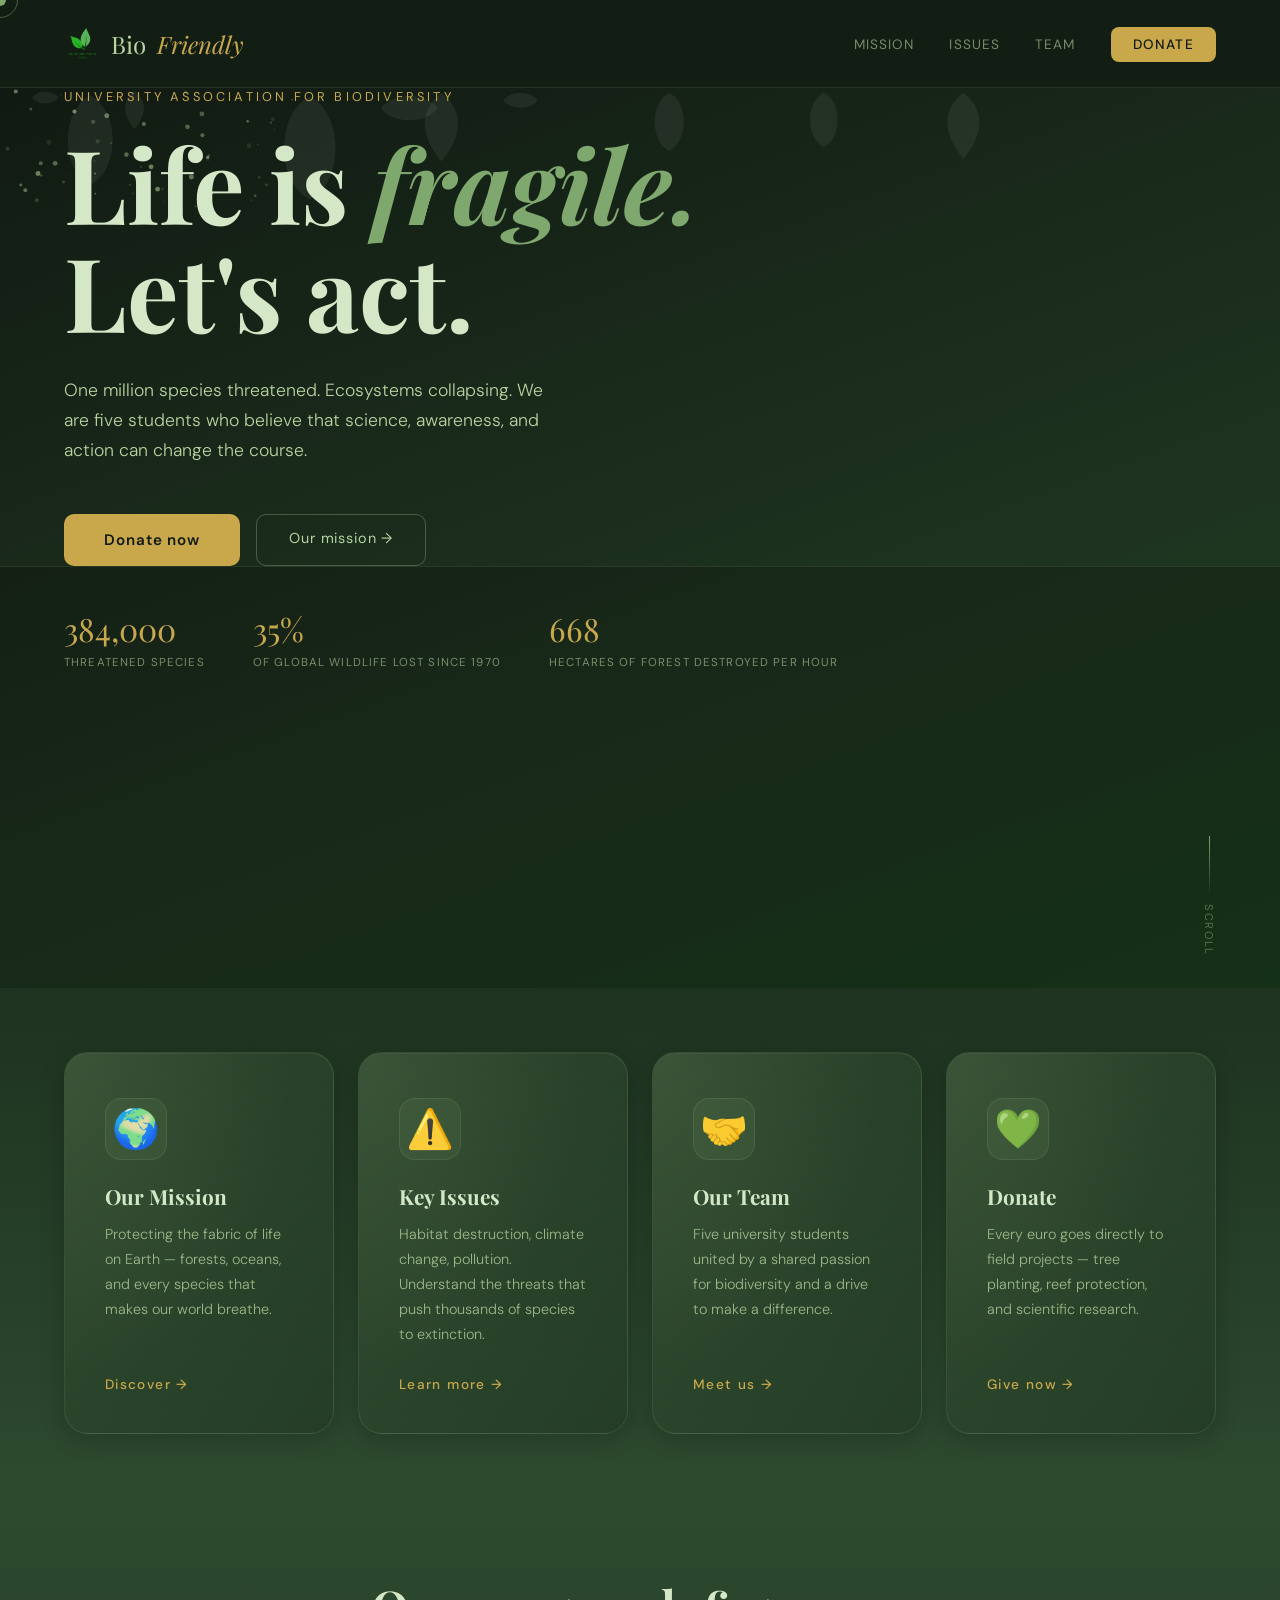
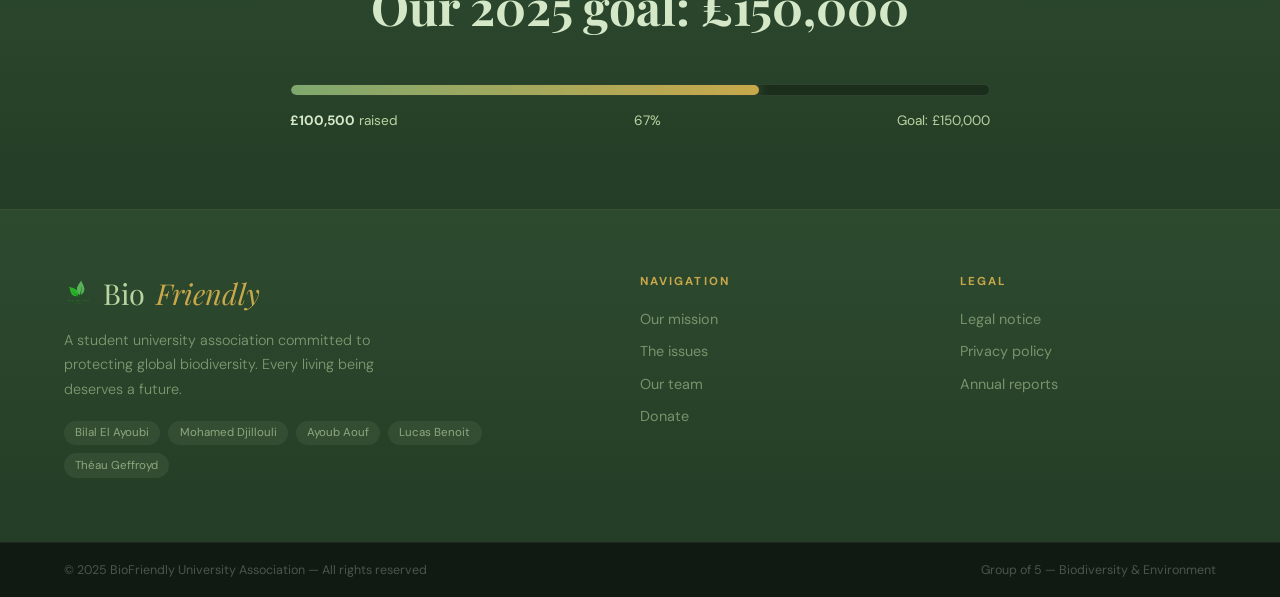
<file: index.html>
<!DOCTYPE html>
<html lang="en">
<head>
<meta charset="UTF-8">
<meta name="viewport" content="width=device-width, initial-scale=1.0">
<title>BioFriendly — University Association for Biodiversity</title>
<link href="https://fonts.googleapis.com/css2?family=Playfair+Display:ital,wght@0,400;0,700;1,400&family=DM+Sans:wght@300;400;500&display=swap" rel="stylesheet">
<link rel="stylesheet" href="assets/css/style.css">
</head>
<body>
<div class="cursor" id="cursor"></div>
<div class="cursor-ring" id="cursorRing"></div>

<nav>
  <a href="index.html" class="logo">
    <img src="assets/images/logo-removebg.png" alt="BioFriendly icon">
    Bio<span>Friendly</span>
  </a>
  <ul>
    <li><a href="mission.html">Mission</a></li>
    <li><a href="threats.html">Issues</a></li>
    <li><a href="team.html">Team</a></li>
    <li><a href="donation.html" class="nav-donate">Donate</a></li>
  </ul>
</nav>

<!-- HERO -->
<section id="home-hero">
  <canvas id="particles"></canvas>
  <div class="leaves-bg" id="leavesBg"></div>

  <div class="hero-content">
    <p class="eyebrow">University Association for Biodiversity</p>
    <h1>Life is <em>fragile.</em><br>Let's act.</h1>
    <p class="hero-sub">One million species threatened. Ecosystems collapsing. We are five students who believe that science, awareness, and action can change the course.</p>
    <div class="hero-ctas">
      <a href="donation.html" class="btn-primary">Donate now</a>
      <a href="mission.html" class="btn-secondary">Our mission →</a>
    </div>
  </div>

  <div class="hero-stats">
    <div class="stat"><span class="stat-num" id="counter1">0</span><span class="stat-label">threatened species</span></div>
    <div class="stat"><span class="stat-num" id="counter2">0%</span><span class="stat-label">of global wildlife lost since 1970</span></div>
    <div class="stat"><span class="stat-num" id="counter3">0</span><span class="stat-label">hectares of forest destroyed per hour</span></div>
  </div>

  <div class="scroll-hint"><div class="scroll-line"></div><span>Scroll</span></div>
</section>

<!-- FEATURE GRID -->
<div class="home-features">
  <a href="mission.html" class="feat">
    <div class="feat-icon">🌍</div>
    <h3>Our Mission</h3>
    <p>Protecting the fabric of life on Earth — forests, oceans, and every species that makes our world breathe.</p>
    <div class="feat-arrow">Discover →</div>
  </a>
  <a href="threats.html" class="feat">
    <div class="feat-icon">⚠️</div>
    <h3>Key Issues</h3>
    <p>Habitat destruction, climate change, pollution. Understand the threats that push thousands of species to extinction.</p>
    <div class="feat-arrow">Learn more →</div>
  </a>
  <a href="team.html" class="feat">
    <div class="feat-icon">🤝</div>
    <h3>Our Team</h3>
    <p>Five university students united by a shared passion for biodiversity and a drive to make a difference.</p>
    <div class="feat-arrow">Meet us →</div>
  </a>
  <a href="donation.html" class="feat">
    <div class="feat-icon">💚</div>
    <h3>Donate</h3>
    <p>Every euro goes directly to field projects — tree planting, reef protection, and scientific research.</p>
    <div class="feat-arrow">Give now →</div>
  </a>
</div>

<!-- PROGRESS STRIP -->
<div class="progress-section">
  <h2 class="reveal">Our 2025 goal: £150,000</h2>
  <div class="progress-bar-wrap"><div class="progress-fill"></div></div>
  <div class="progress-labels">
    <span><strong style="color:var(--soft)">£100,500</strong> raised</span>
    <span>67%</span>
    <span>Goal: £150,000</span>
  </div>
</div>

<!-- FOOTER -->
<footer>
  <div>
    <a href="index.html" class="logo" style="margin-bottom:1rem">
      <img src="assets/images/logo-removebg.png" alt="" style="width:28px">
      Bio<span style="font-style:italic;color:var(--gold)">Friendly</span>
    </a>
    <p>A student university association committed to protecting global biodiversity. Every living being deserves a future.</p>
    <div class="footer-members">
      <span>Bilal El Ayoubi</span><span>Mohamed Djillouli</span>
      <span>Ayoub Aouf</span><span>Lucas Benoit</span><span>Théau Geffroyd</span>
    </div>
  </div>
  <div>
    <h4>Navigation</h4>
    <ul>
      <li><a href="mission.html">Our mission</a></li>
      <li><a href="threats.html">The issues</a></li>
      <li><a href="team.html">Our team</a></li>
      <li><a href="donation.html">Donate</a></li>
    </ul>
  </div>
  <div>
    <h4>Legal</h4>
    <ul>
      <li><a href="#">Legal notice</a></li>
      <li><a href="#">Privacy policy</a></li>
      <li><a href="#">Annual reports</a></li>
    </ul>
  </div>
</footer>
<div class="footer-bottom">
  <span>© 2025 BioFriendly University Association — All rights reserved</span>
  <span>Group of 5 — Biodiversity &amp; Environment</span>
</div>

<script src="assets/javascript/shared.js"></script>
</body>
</html>
</file>
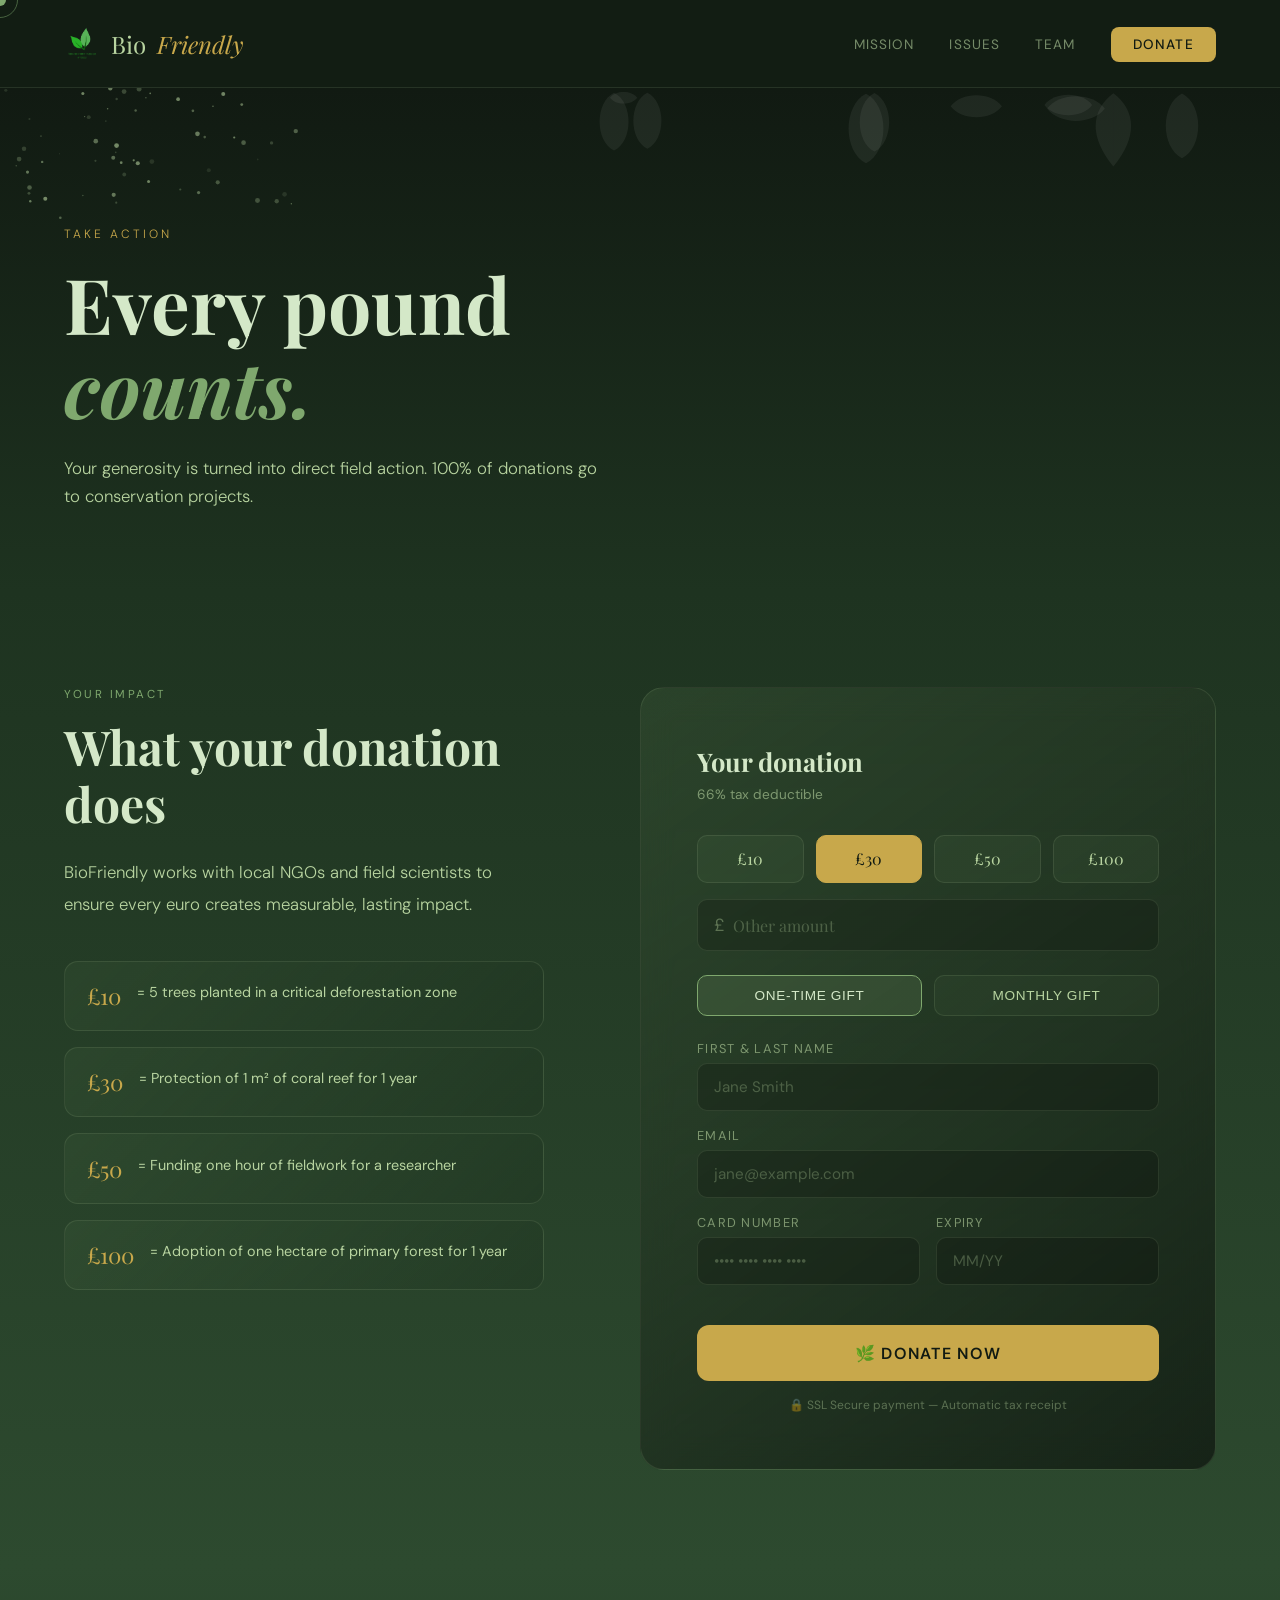
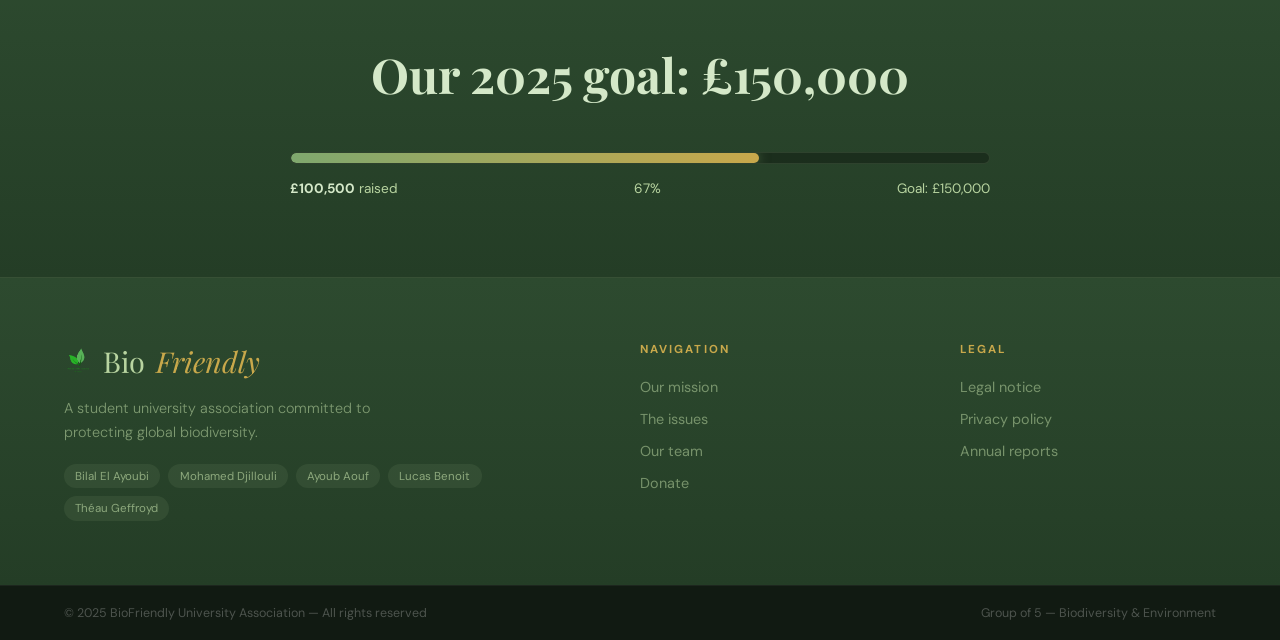
<file: donation.html>
<!DOCTYPE html>
<html lang="en">
<head>
<meta charset="UTF-8">
<meta name="viewport" content="width=device-width, initial-scale=1.0">
<title>Donate — BioFriendly</title>
<link href="https://fonts.googleapis.com/css2?family=Playfair+Display:ital,wght@0,400;0,700;1,400&family=DM+Sans:wght@300;400;500&display=swap" rel="stylesheet">
<link rel="stylesheet" href="assets/css/style.css">
</head>
<body>
<div class="cursor" id="cursor"></div>
<div class="cursor-ring" id="cursorRing"></div>

<div class="success-overlay" id="successOverlay">
  <div class="big-icon">🌿</div>
  <h2>Thank you for your support!</h2>
  <p>Your donation helps protect life on Earth.</p>
  <p style="opacity:.5;font-size:.9rem">A tax receipt will be sent to your email.</p>
  <button onclick="document.getElementById('successOverlay').classList.remove('show')">Back to site</button>
</div>

<nav>
  <a href="index.html" class="logo">
    <img src="assets/images/logo-removebg.png" alt="BioFriendly icon">
    Bio<span>Friendly</span>
  </a>
  <ul>
    <li><a href="mission.html">Mission</a></li>
    <li><a href="threats.html">Issues</a></li>
    <li><a href="team.html">Team</a></li>
    <li><a href="donation.html" class="nav-donate active">Donate</a></li>
  </ul>
</nav>

<!-- PAGE HERO -->
<div class="page-hero">
  <canvas id="particles"></canvas>
  <div class="leaves-bg" id="leavesBg"></div>
  <div class="page-hero-inner">
    <p class="eyebrow">Take action</p>
    <h1>Every pound<br><em>counts.</em></h1>
    <p>Your generosity is turned into direct field action. 100% of donations go to conservation projects.</p>
  </div>
</div>

<!-- DONATION SECTION -->
<div class="section-wrap light">
  <div class="donation-layout">
    <div class="donation-intro">
      <p class="section-tag reveal">Your impact</p>
      <h2 class="reveal reveal-delay-1">What your donation does</h2>
      <p class="body-text reveal reveal-delay-2">BioFriendly works with local NGOs and field scientists to ensure every euro creates measurable, lasting impact.</p>
      <div class="impact-list reveal reveal-delay-3">
        <div class="impact-item">
          <div class="impact-amount">£10</div>
          <div class="impact-desc">= 5 trees planted in a critical deforestation zone</div>
        </div>
        <div class="impact-item">
          <div class="impact-amount">£30</div>
          <div class="impact-desc">= Protection of 1 m² of coral reef for 1 year</div>
        </div>
        <div class="impact-item">
          <div class="impact-amount">£50</div>
          <div class="impact-desc">= Funding one hour of fieldwork for a researcher</div>
        </div>
        <div class="impact-item">
          <div class="impact-amount">£100</div>
          <div class="impact-desc">= Adoption of one hectare of primary forest for 1 year</div>
        </div>
      </div>
    </div>

    <div class="donation-form reveal">
      <h3>Your donation</h3>
      <p class="form-sub">66% tax deductible</p>

      <div class="amounts">
        <button class="amount-btn" onclick="selectAmount(this,'10')">£10</button>
        <button class="amount-btn active" onclick="selectAmount(this,'30')">£30</button>
        <button class="amount-btn" onclick="selectAmount(this,'50')">£50</button>
        <button class="amount-btn" onclick="selectAmount(this,'100')">£100</button>
      </div>

      <div class="custom-amount">
        <span>£</span>
        <input type="number" id="customAmount" placeholder="Other amount" min="1">
      </div>

      <div class="frequency">
        <button class="freq-btn active" onclick="selectFreq(this)">One-time gift</button>
        <button class="freq-btn" onclick="selectFreq(this)">Monthly gift</button>
      </div>

      <div class="field">
        <label>First &amp; Last name</label>
        <input type="text" placeholder="Jane Smith">
      </div>
      <div class="field">
        <label>Email</label>
        <input type="email" placeholder="jane@example.com">
      </div>
      <div class="field-row">
        <div class="field">
          <label>Card number</label>
          <input type="text" placeholder="•••• •••• •••• ••••">
        </div>
        <div class="field">
          <label>Expiry</label>
          <input type="text" placeholder="MM/YY">
        </div>
      </div>

      <button class="submit-btn" onclick="handleDonate()">🌿 Donate now</button>
      <div class="secure-note">🔒 SSL Secure payment — Automatic tax receipt</div>
    </div>
  </div>
</div>

<!-- PROGRESS -->
<div class="progress-section">
  <h2 class="reveal">Our 2025 goal: £150,000</h2>
  <div class="progress-bar-wrap"><div class="progress-fill"></div></div>
  <div class="progress-labels">
    <span><strong style="color:var(--soft)">£100,500</strong> raised</span>
    <span>67%</span>
    <span>Goal: £150,000</span>
  </div>
</div>

<footer>
  <div>
    <a href="index.html" class="logo" style="margin-bottom:1rem">
      <img src="assets/images/logo-removebg.png" alt="BioFriendly icon" style="width:28px">
      Bio<span style="font-style:italic;color:var(--gold)">Friendly</span>
    </a>
    <p>A student university association committed to protecting global biodiversity.</p>
    <div class="footer-members">
      <span>Bilal El Ayoubi</span><span>Mohamed Djillouli</span>
      <span>Ayoub Aouf</span><span>Lucas Benoit</span><span>Théau Geffroyd</span>
    </div>
  </div>
  <div>
    <h4>Navigation</h4>
    <ul>
      <li><a href="mission.html">Our mission</a></li>
      <li><a href="threats.html">The issues</a></li>
      <li><a href="team.html">Our team</a></li>
      <li><a href="donation.html">Donate</a></li>
    </ul>
  </div>
  <div>
    <h4>Legal</h4>
    <ul>
      <li><a href="#">Legal notice</a></li>
      <li><a href="#">Privacy policy</a></li>
      <li><a href="#">Annual reports</a></li>
    </ul>
  </div>
</footer>
<div class="footer-bottom">
  <span>© 2025 BioFriendly University Association — All rights reserved</span>
  <span>Group of 5 — Biodiversity &amp; Environment</span>
</div>

<script>
function selectAmount(btn, val) {
  document.querySelectorAll('.amount-btn').forEach(b => b.classList.remove('active'));
  btn.classList.add('active');
  document.getElementById('customAmount').value = '';
}
function selectFreq(btn) {
  document.querySelectorAll('.freq-btn').forEach(b => b.classList.remove('active'));
  btn.classList.add('active');
}
function handleDonate() {
  document.getElementById('successOverlay').classList.add('show');
}
</script>
<script src="assets/javascript/shared.js"></script>
</body>
</html>
</file>
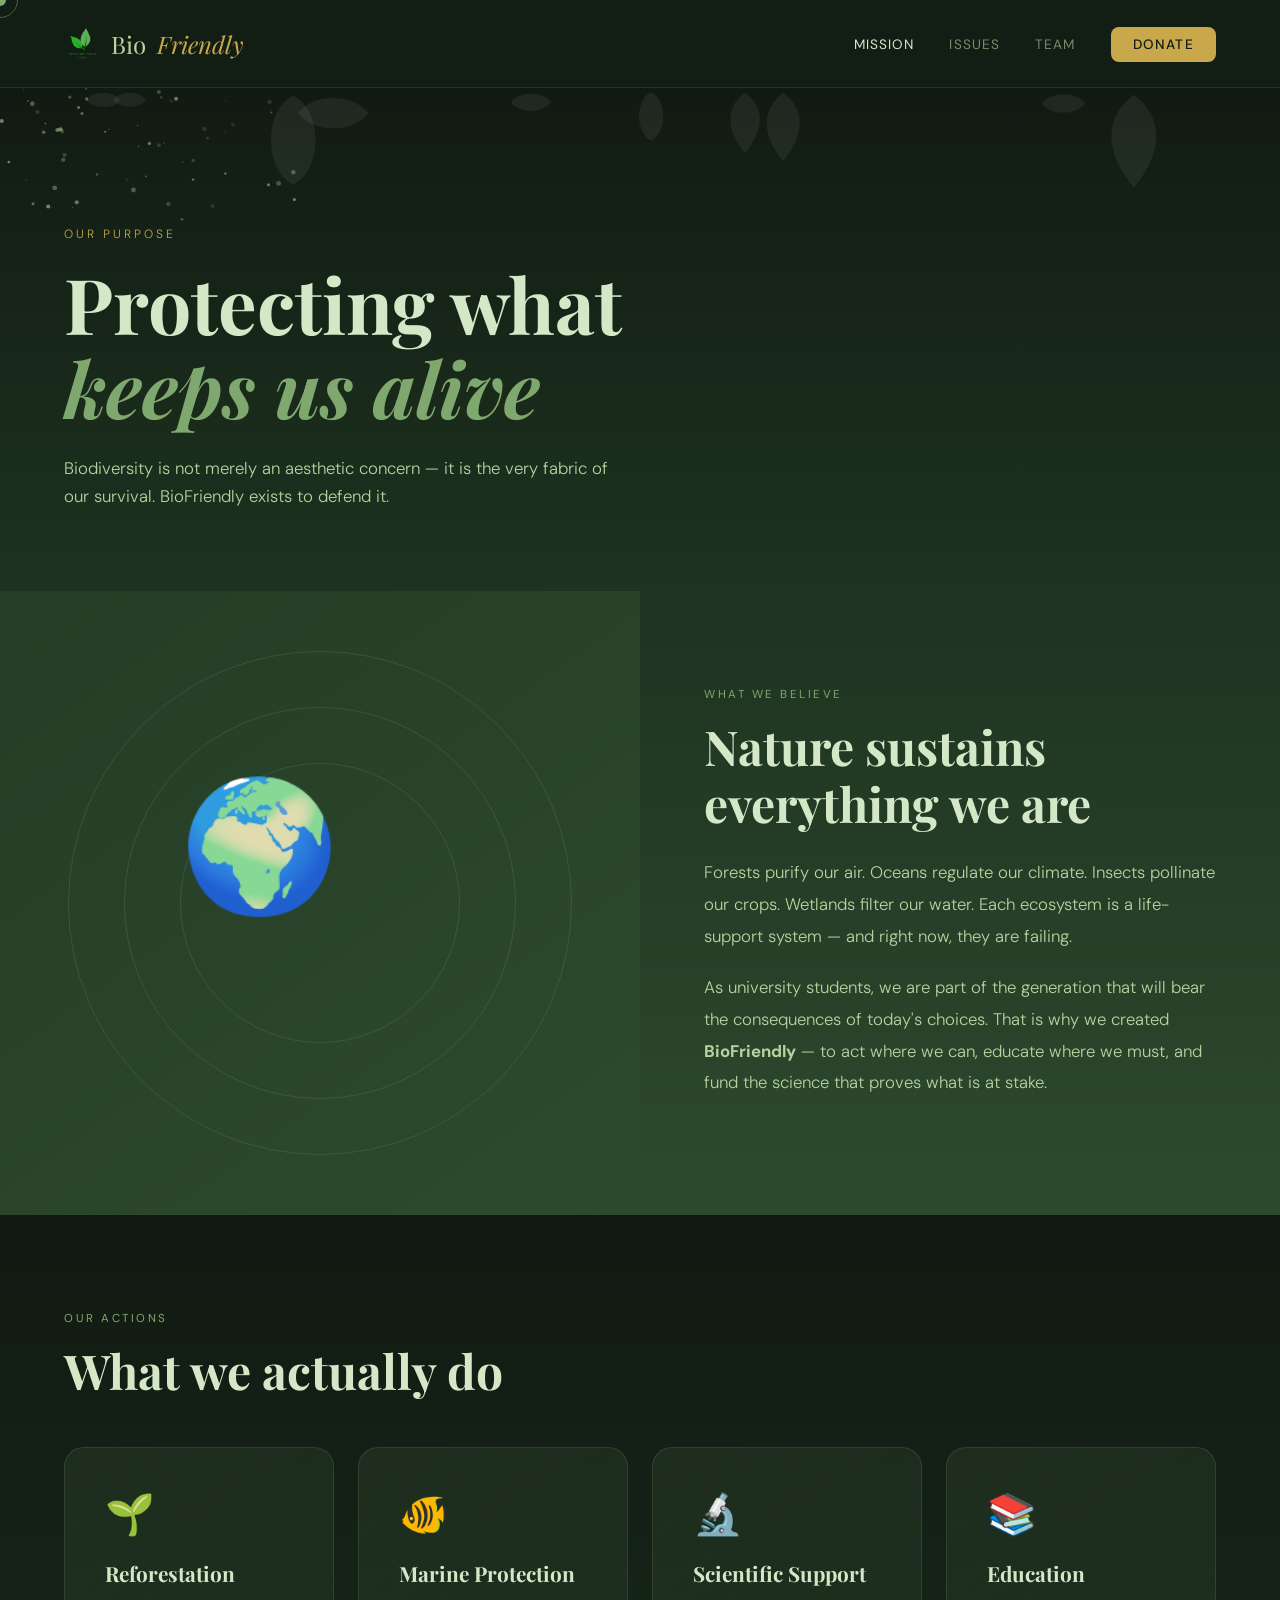
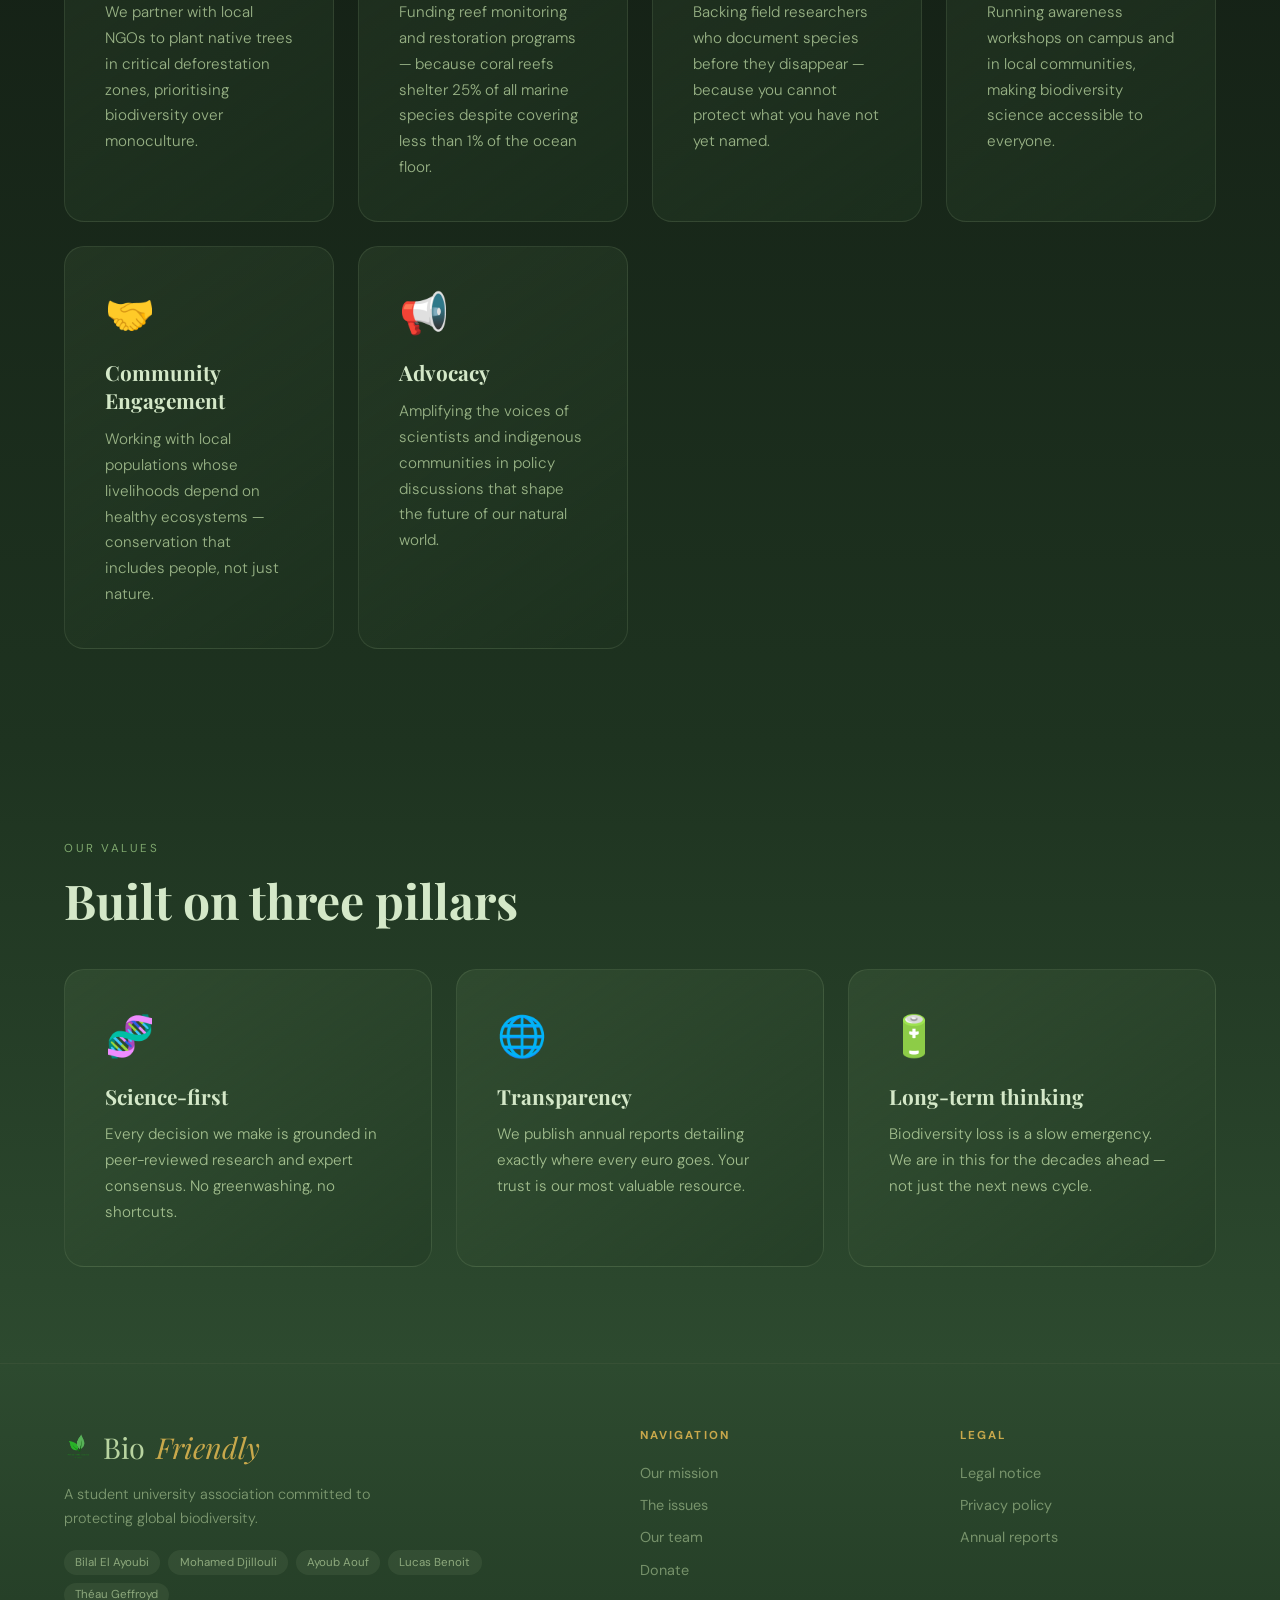
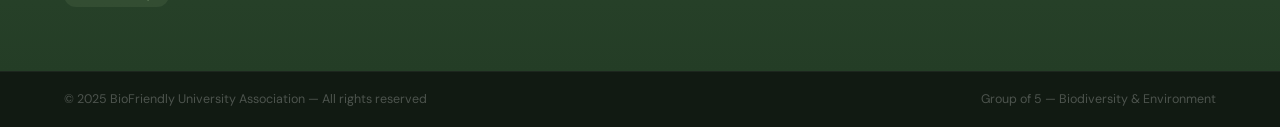
<file: mission.html>
<!DOCTYPE html>
<html lang="en">
<head>
<meta charset="UTF-8">
<meta name="viewport" content="width=device-width, initial-scale=1.0">
<title>Mission — BioFriendly</title>
<link href="https://fonts.googleapis.com/css2?family=Playfair+Display:ital,wght@0,400;0,700;1,400&family=DM+Sans:wght@300;400;500&display=swap" rel="stylesheet">
<link rel="stylesheet" href="assets/css/style.css">
</head>
<body>
<div class="cursor" id="cursor"></div>
<div class="cursor-ring" id="cursorRing"></div>

<nav>
  <a href="index.html" class="logo">
    <img src="assets/images/logo-removebg.png" alt="BioFriendly icon">
    Bio<span>Friendly</span>
  </a>
  <ul>
    <li><a href="mission.html" class="active">Mission</a></li>
    <li><a href="threats.html">Issues</a></li>
    <li><a href="team.html">Team</a></li>
    <li><a href="donation.html" class="nav-donate">Donate</a></li>
  </ul>
</nav>

<!-- PAGE HERO -->
<div class="page-hero">
  <canvas id="particles"></canvas>
  <div class="leaves-bg" id="leavesBg"></div>
  <div class="page-hero-inner">
    <p class="eyebrow">Our purpose</p>
    <h1>Protecting what<br><em>keeps us alive</em></h1>
    <p>Biodiversity is not merely an aesthetic concern — it is the very fabric of our survival. BioFriendly exists to defend it.</p>
  </div>
</div>

<!-- WHAT WE BELIEVE -->
<div class="split">
  <div class="split-visual">
    <div class="circle-anim">
      <div class="ring"></div><div class="ring"></div><div class="ring"></div>
      <span class="earth-icon">🌍</span>
    </div>
  </div>
  <div class="section-wrap light" style="display:flex;flex-direction:column;justify-content:center">
    <p class="section-tag reveal">What we believe</p>
    <h2 class="reveal reveal-delay-1">Nature sustains<br>everything we are</h2>
    <p class="body-text reveal reveal-delay-2">Forests purify our air. Oceans regulate our climate. Insects pollinate our crops. Wetlands filter our water. Each ecosystem is a life-support system — and right now, they are failing.</p>
    <p class="body-text reveal reveal-delay-2">As university students, we are part of the generation that will bear the consequences of today's choices. That is why we created <strong>BioFriendly</strong> — to act where we can, educate where we must, and fund the science that proves what is at stake.</p>
  </div>
</div>

<!-- WHAT WE DO -->
<div class="section-wrap dark">
  <p class="section-tag light-tag reveal">Our actions</p>
  <h2 class="on-dark reveal reveal-delay-1">What we actually do</h2>
  <div class="cards">
    <div class="card reveal reveal-delay-1">
      <div class="card-icon">🌱</div>
      <h3>Reforestation</h3>
      <p>We partner with local NGOs to plant native trees in critical deforestation zones, prioritising biodiversity over monoculture.</p>
    </div>
    <div class="card reveal reveal-delay-2">
      <div class="card-icon">🐠</div>
      <h3>Marine Protection</h3>
      <p>Funding reef monitoring and restoration programs — because coral reefs shelter 25% of all marine species despite covering less than 1% of the ocean floor.</p>
    </div>
    <div class="card reveal reveal-delay-3">
      <div class="card-icon">🔬</div>
      <h3>Scientific Support</h3>
      <p>Backing field researchers who document species before they disappear — because you cannot protect what you have not yet named.</p>
    </div>
    <div class="card reveal reveal-delay-1">
      <div class="card-icon">📚</div>
      <h3>Education</h3>
      <p>Running awareness workshops on campus and in local communities, making biodiversity science accessible to everyone.</p>
    </div>
    <div class="card reveal reveal-delay-2">
      <div class="card-icon">🤝</div>
      <h3>Community Engagement</h3>
      <p>Working with local populations whose livelihoods depend on healthy ecosystems — conservation that includes people, not just nature.</p>
    </div>
    <div class="card reveal reveal-delay-3">
      <div class="card-icon">📢</div>
      <h3>Advocacy</h3>
      <p>Amplifying the voices of scientists and indigenous communities in policy discussions that shape the future of our natural world.</p>
    </div>
  </div>
</div>

<!-- VALUES -->
<div class="section-wrap light">
  <p class="section-tag reveal">Our values</p>
  <h2 class="reveal reveal-delay-1">Built on three pillars</h2>
  <div class="cards" style="margin-top:2.5rem">
    <div class="card light-card reveal reveal-delay-1">
      <div class="card-icon">🧬</div>
      <h3>Science-first</h3>
      <p>Every decision we make is grounded in peer-reviewed research and expert consensus. No greenwashing, no shortcuts.</p>
    </div>
    <div class="card light-card reveal reveal-delay-2">
      <div class="card-icon">🌐</div>
      <h3>Transparency</h3>
      <p>We publish annual reports detailing exactly where every euro goes. Your trust is our most valuable resource.</p>
    </div>
    <div class="card light-card reveal reveal-delay-3">
      <div class="card-icon">🔋</div>
      <h3>Long-term thinking</h3>
      <p>Biodiversity loss is a slow emergency. We are in this for the decades ahead — not just the next news cycle.</p>
    </div>
  </div>
</div>

<footer>
  <div>
    <a href="index.html" class="logo" style="margin-bottom:1rem">
      <img src="assets/images/logo-removebg.png" alt="BioFriendly icon" style="width:28px">
      Bio<span style="font-style:italic;color:var(--gold)">Friendly</span>
    </a>
    <p>A student university association committed to protecting global biodiversity.</p>
    <div class="footer-members">
      <span>Bilal El Ayoubi</span><span>Mohamed Djillouli</span>
      <span>Ayoub Aouf</span><span>Lucas Benoit</span><span>Théau Geffroyd</span>
    </div>
  </div>
  <div>
    <h4>Navigation</h4>
    <ul>
      <li><a href="mission.html">Our mission</a></li>
      <li><a href="threats.html">The issues</a></li>
      <li><a href="team.html">Our team</a></li>
      <li><a href="donation.html">Donate</a></li>
    </ul>
  </div>
  <div>
    <h4>Legal</h4>
    <ul>
      <li><a href="#">Legal notice</a></li>
      <li><a href="#">Privacy policy</a></li>
      <li><a href="#">Annual reports</a></li>
    </ul>
  </div>
</footer>
<div class="footer-bottom">
  <span>© 2025 BioFriendly University Association — All rights reserved</span>
  <span>Group of 5 — Biodiversity &amp; Environment</span>
</div>

<script src="assets/javascript/shared.js"></script>
</body>
</html>
</file>
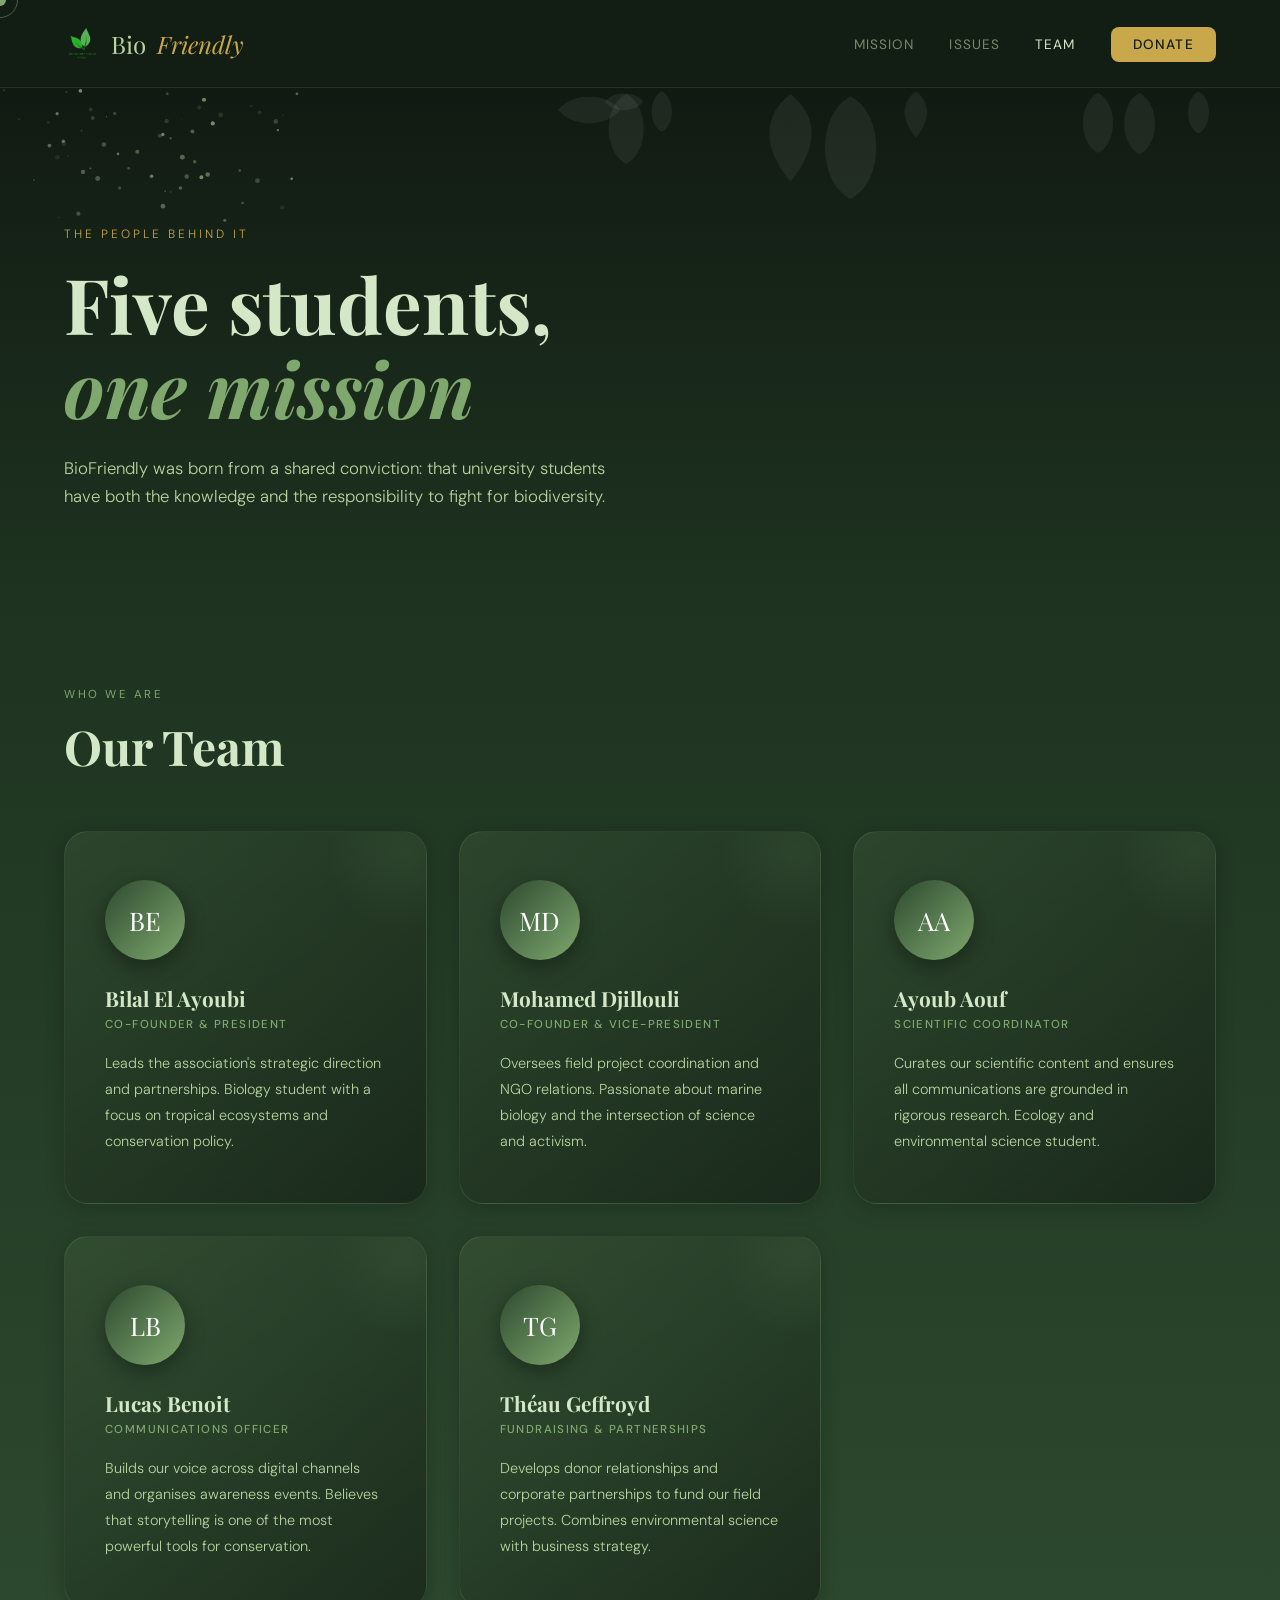
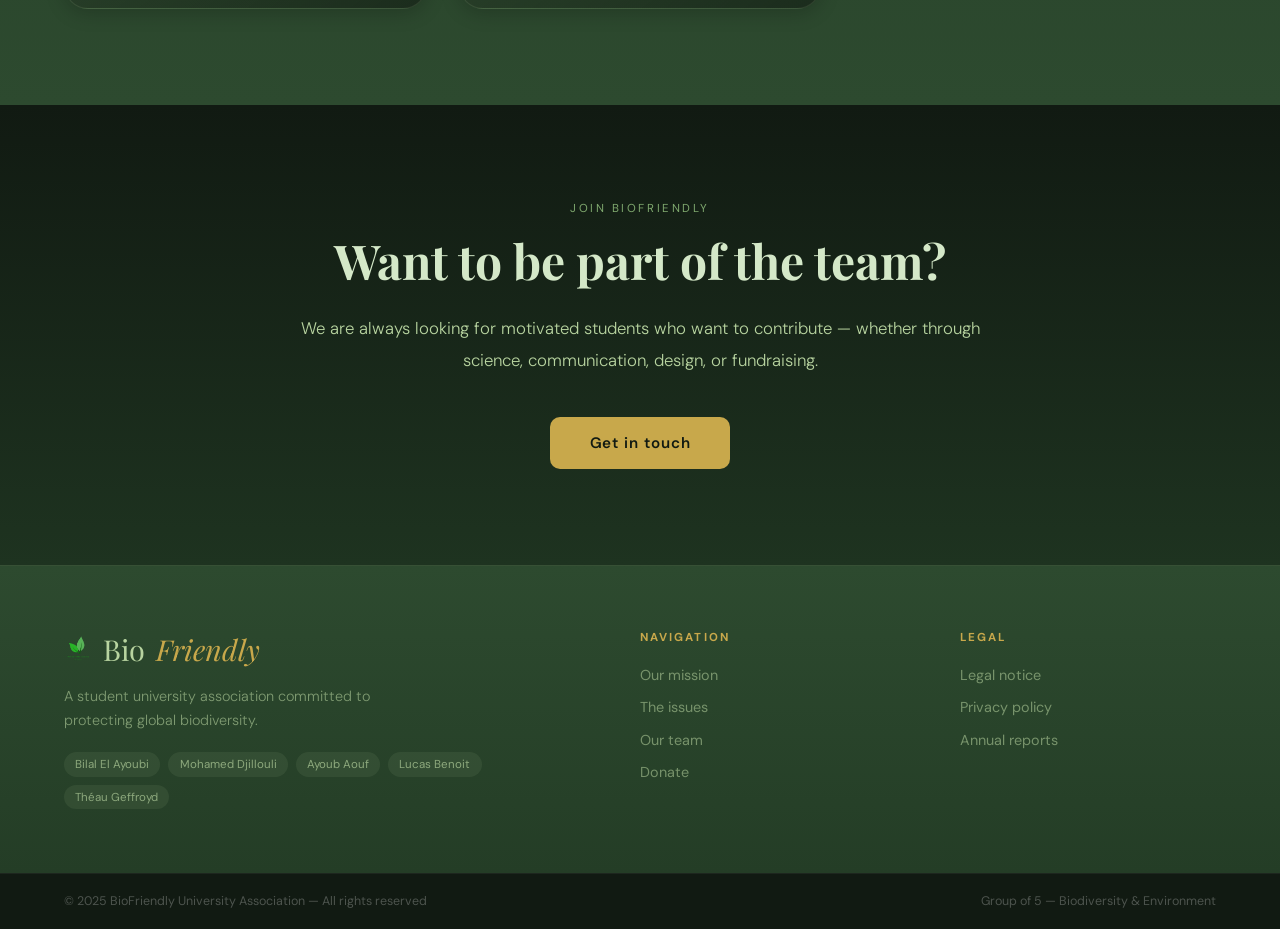
<file: team.html>
<!DOCTYPE html>
<html lang="en">
<head>
<meta charset="UTF-8">
<meta name="viewport" content="width=device-width, initial-scale=1.0">
<title>Team — BioFriendly</title>
<link href="https://fonts.googleapis.com/css2?family=Playfair+Display:ital,wght@0,400;0,700;1,400&family=DM+Sans:wght@300;400;500&display=swap" rel="stylesheet">
<link rel="stylesheet" href="assets/css/style.css">
<style>
  .team-full-grid {
    display: grid;
    grid-template-columns: repeat(auto-fit, minmax(280px,1fr));
    gap: 2rem; margin-top: 3.5rem;
  }
  .team-full-card {
    background: linear-gradient(145deg, rgba(127,168,110,.12), rgba(17,26,18,.6));
    border: 1px solid rgba(184,212,160,.12);
    border-radius: 24px; padding: 3rem 2.5rem;
    transition: transform .35s cubic-bezier(.2,.8,.2,1), box-shadow .35s, border-color .35s;
    position: relative; overflow: hidden;
    box-shadow: 0 4px 20px rgba(0,0,0,.2);
  }
  .team-full-card::before {
    content:''; position:absolute; top:0;left:0;right:0; height:2px;
    background: linear-gradient(90deg, var(--fern), var(--gold));
    transform: scaleX(0); transform-origin:left; transition:transform .4s ease;
  }
  .team-full-card::after {
    content:''; position:absolute; top:-60px; right:-60px;
    width:160px; height:160px; border-radius:50%;
    background: radial-gradient(circle, rgba(127,168,110,.1) 0%, transparent 70%);
    pointer-events:none;
  }
  .team-full-card:hover {
    transform:translateY(-8px);
    box-shadow:0 24px 48px rgba(0,0,0,.3);
    border-color: rgba(184,212,160,.28);
  }
  .team-full-card:hover::before { transform:scaleX(1); }
  .full-avatar {
    width: 80px; height: 80px; border-radius: 50%;
    background: linear-gradient(135deg, #2d4a2f, var(--fern));
    color: white; font-family:'Playfair Display',serif;
    font-size: 1.6rem; display:flex;align-items:center;justify-content:center;
    margin-bottom: 1.5rem;
    box-shadow: 0 6px 20px rgba(0,0,0,.35);
  }
  .team-full-card h3 { font-family:'Playfair Display',serif; font-size:1.3rem; color:var(--soft); margin-bottom:.3rem; }
  .full-role { font-size:.72rem; letter-spacing:.12em; text-transform:uppercase; color:var(--fern); margin-bottom:1.2rem; display:block; font-weight:500; }
  .team-full-card p { font-size:.9rem; line-height:1.8; color:var(--lime); font-weight:300; }
</style>
</head>
<body>
<div class="cursor" id="cursor"></div>
<div class="cursor-ring" id="cursorRing"></div>

<nav>
  <a href="index.html" class="logo">
    <img src="assets/images/logo-removebg.png" alt="BioFriendly icon">
    Bio<span>Friendly</span>
  </a>
  <ul>
    <li><a href="mission.html">Mission</a></li>
    <li><a href="threats.html">Issues</a></li>
    <li><a href="team.html" class="active">Team</a></li>
    <li><a href="donation.html" class="nav-donate">Donate</a></li>
  </ul>
</nav>

<!-- PAGE HERO -->
<div class="page-hero">
  <canvas id="particles"></canvas>
  <div class="leaves-bg" id="leavesBg"></div>
  <div class="page-hero-inner">
    <p class="eyebrow">The people behind it</p>
    <h1>Five students,<br><em>one mission</em></h1>
    <p>BioFriendly was born from a shared conviction: that university students have both the knowledge and the responsibility to fight for biodiversity.</p>
  </div>
</div>

<!-- TEAM MEMBERS -->
<div class="section-wrap light">
  <p class="section-tag reveal">Who we are</p>
  <h2 class="reveal reveal-delay-1">Our Team</h2>
  <div class="team-full-grid">

    <div class="team-full-card reveal reveal-delay-1">
      <div class="full-avatar">BE</div>
      <h3>Bilal El Ayoubi</h3>
      <span class="full-role">Co-founder &amp; President</span>
      <p>Leads the association's strategic direction and partnerships. Biology student with a focus on tropical ecosystems and conservation policy.</p>
    </div>

    <div class="team-full-card reveal reveal-delay-2">
      <div class="full-avatar">MD</div>
      <h3>Mohamed Djillouli</h3>
      <span class="full-role">Co-founder &amp; Vice-President</span>
      <p>Oversees field project coordination and NGO relations. Passionate about marine biology and the intersection of science and activism.</p>
    </div>

    <div class="team-full-card reveal reveal-delay-3">
      <div class="full-avatar">AA</div>
      <h3>Ayoub Aouf</h3>
      <span class="full-role">Scientific Coordinator</span>
      <p>Curates our scientific content and ensures all communications are grounded in rigorous research. Ecology and environmental science student.</p>
    </div>

    <div class="team-full-card reveal reveal-delay-2">
      <div class="full-avatar">LB</div>
      <h3>Lucas Benoit</h3>
      <span class="full-role">Communications Officer</span>
      <p>Builds our voice across digital channels and organises awareness events. Believes that storytelling is one of the most powerful tools for conservation.</p>
    </div>

    <div class="team-full-card reveal reveal-delay-3">
      <div class="full-avatar">TG</div>
      <h3>Théau Geffroyd</h3>
      <span class="full-role">Fundraising &amp; Partnerships</span>
      <p>Develops donor relationships and corporate partnerships to fund our field projects. Combines environmental science with business strategy.</p>
    </div>

  </div>
</div>

<!-- JOIN US -->
<div class="section-wrap dark" style="text-align:center">
  <p class="section-tag light-tag reveal" style="display:flex;justify-content:center">Join BioFriendly</p>
  <h2 class="on-dark reveal reveal-delay-1" style="margin:0 auto 1.5rem">Want to be part of the team?</h2>
  <p class="body-text on-dark reveal reveal-delay-2" style="text-align:center;margin:0 auto 2.5rem">We are always looking for motivated students who want to contribute — whether through science, communication, design, or fundraising.</p>
  <a href="mailto:contact@biofriendly.org" class="btn-primary reveal reveal-delay-3">Get in touch</a>
</div>

<footer>
  <div>
    <a href="index.html" class="logo" style="margin-bottom:1rem">
      <img src="assets/images/logo-removebg.png" alt="BioFriendly icon" style="width:28px">
      Bio<span style="font-style:italic;color:var(--gold)">Friendly</span>
    </a>
    <p>A student university association committed to protecting global biodiversity.</p>
    <div class="footer-members">
      <span>Bilal El Ayoubi</span><span>Mohamed Djillouli</span>
      <span>Ayoub Aouf</span><span>Lucas Benoit</span><span>Théau Geffroyd</span>
    </div>
  </div>
  <div>
    <h4>Navigation</h4>
    <ul>
      <li><a href="mission.html">Our mission</a></li>
      <li><a href="threats.html">The issues</a></li>
      <li><a href="team.html">Our team</a></li>
      <li><a href="donation.html">Donate</a></li>
    </ul>
  </div>
  <div>
    <h4>Legal</h4>
    <ul>
      <li><a href="#">Legal notice</a></li>
      <li><a href="#">Privacy policy</a></li>
      <li><a href="#">Annual reports</a></li>
    </ul>
  </div>
</footer>
<div class="footer-bottom">
  <span>© 2025 BioFriendly University Association — All rights reserved</span>
  <span>Group of 5 — Biodiversity &amp; Environment</span>
</div>

<script src="assets/javascript/shared.js"></script>
</body>
</html>
</file>
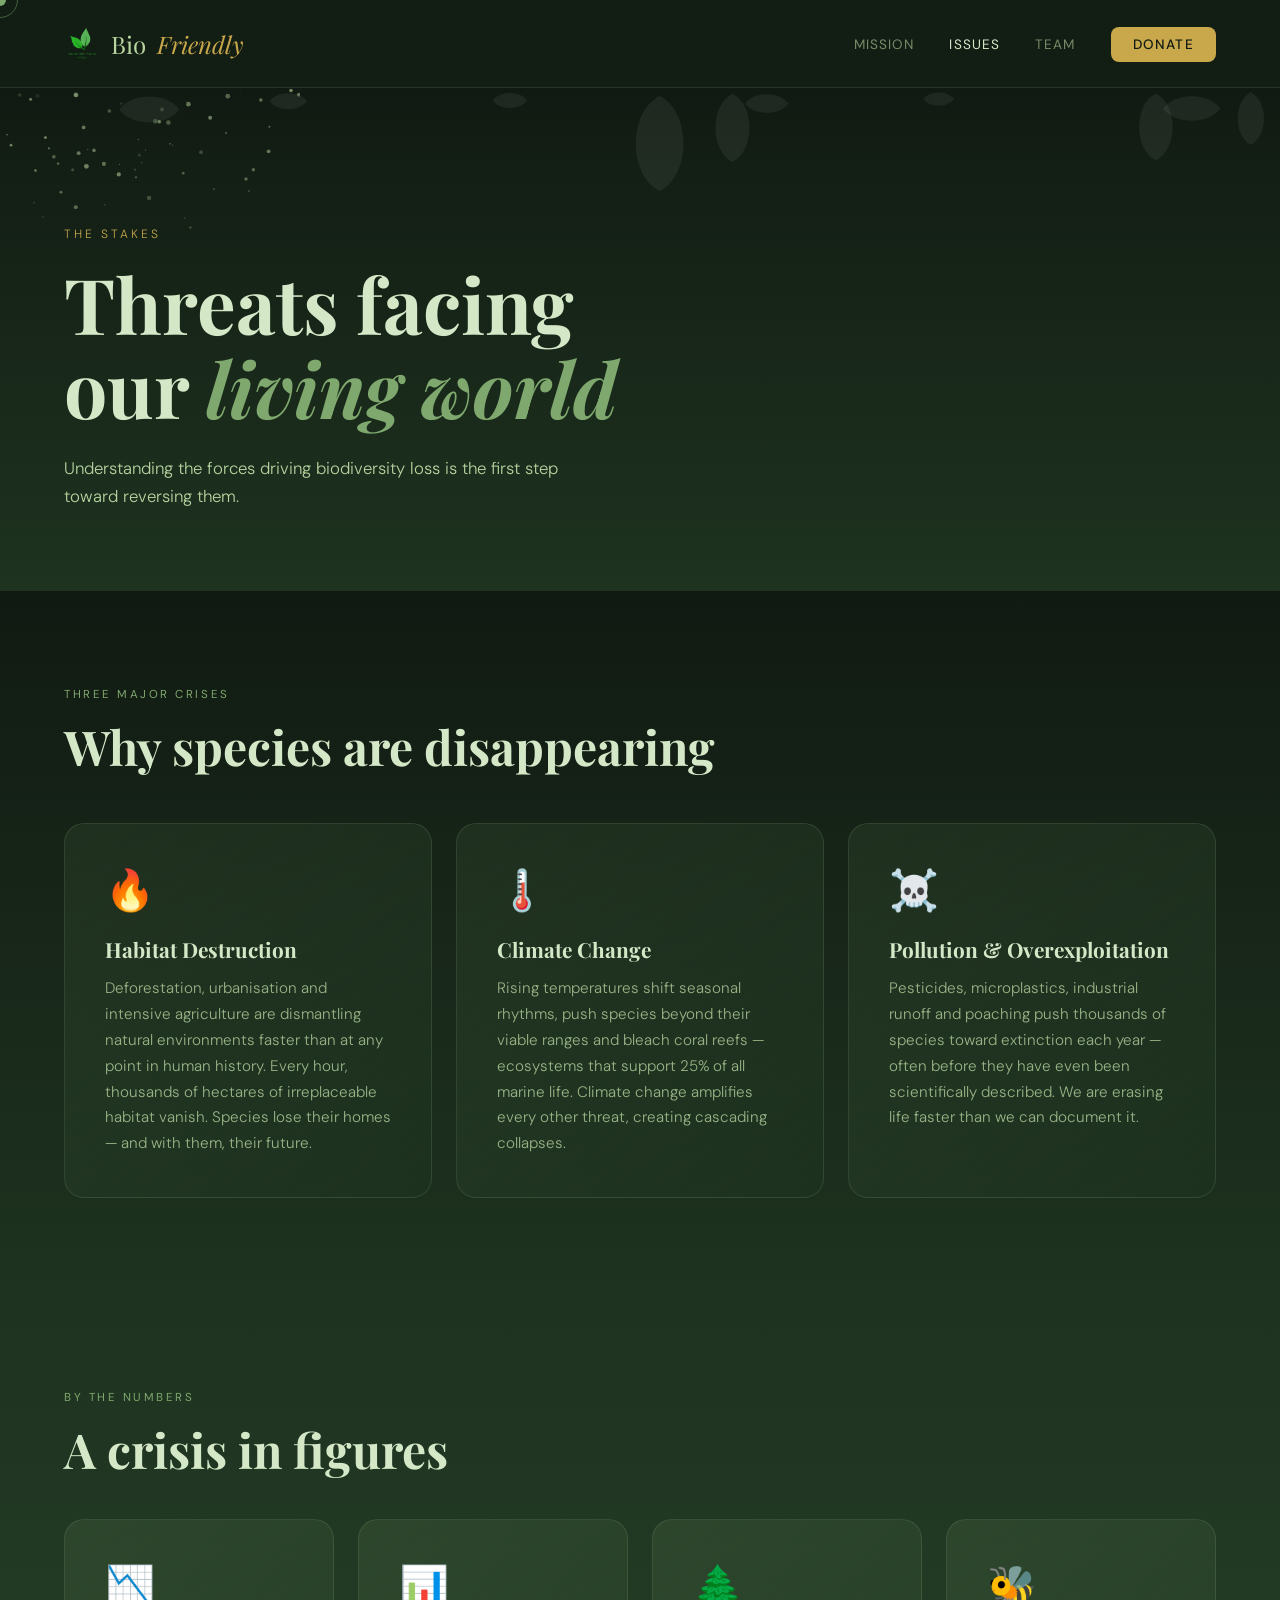
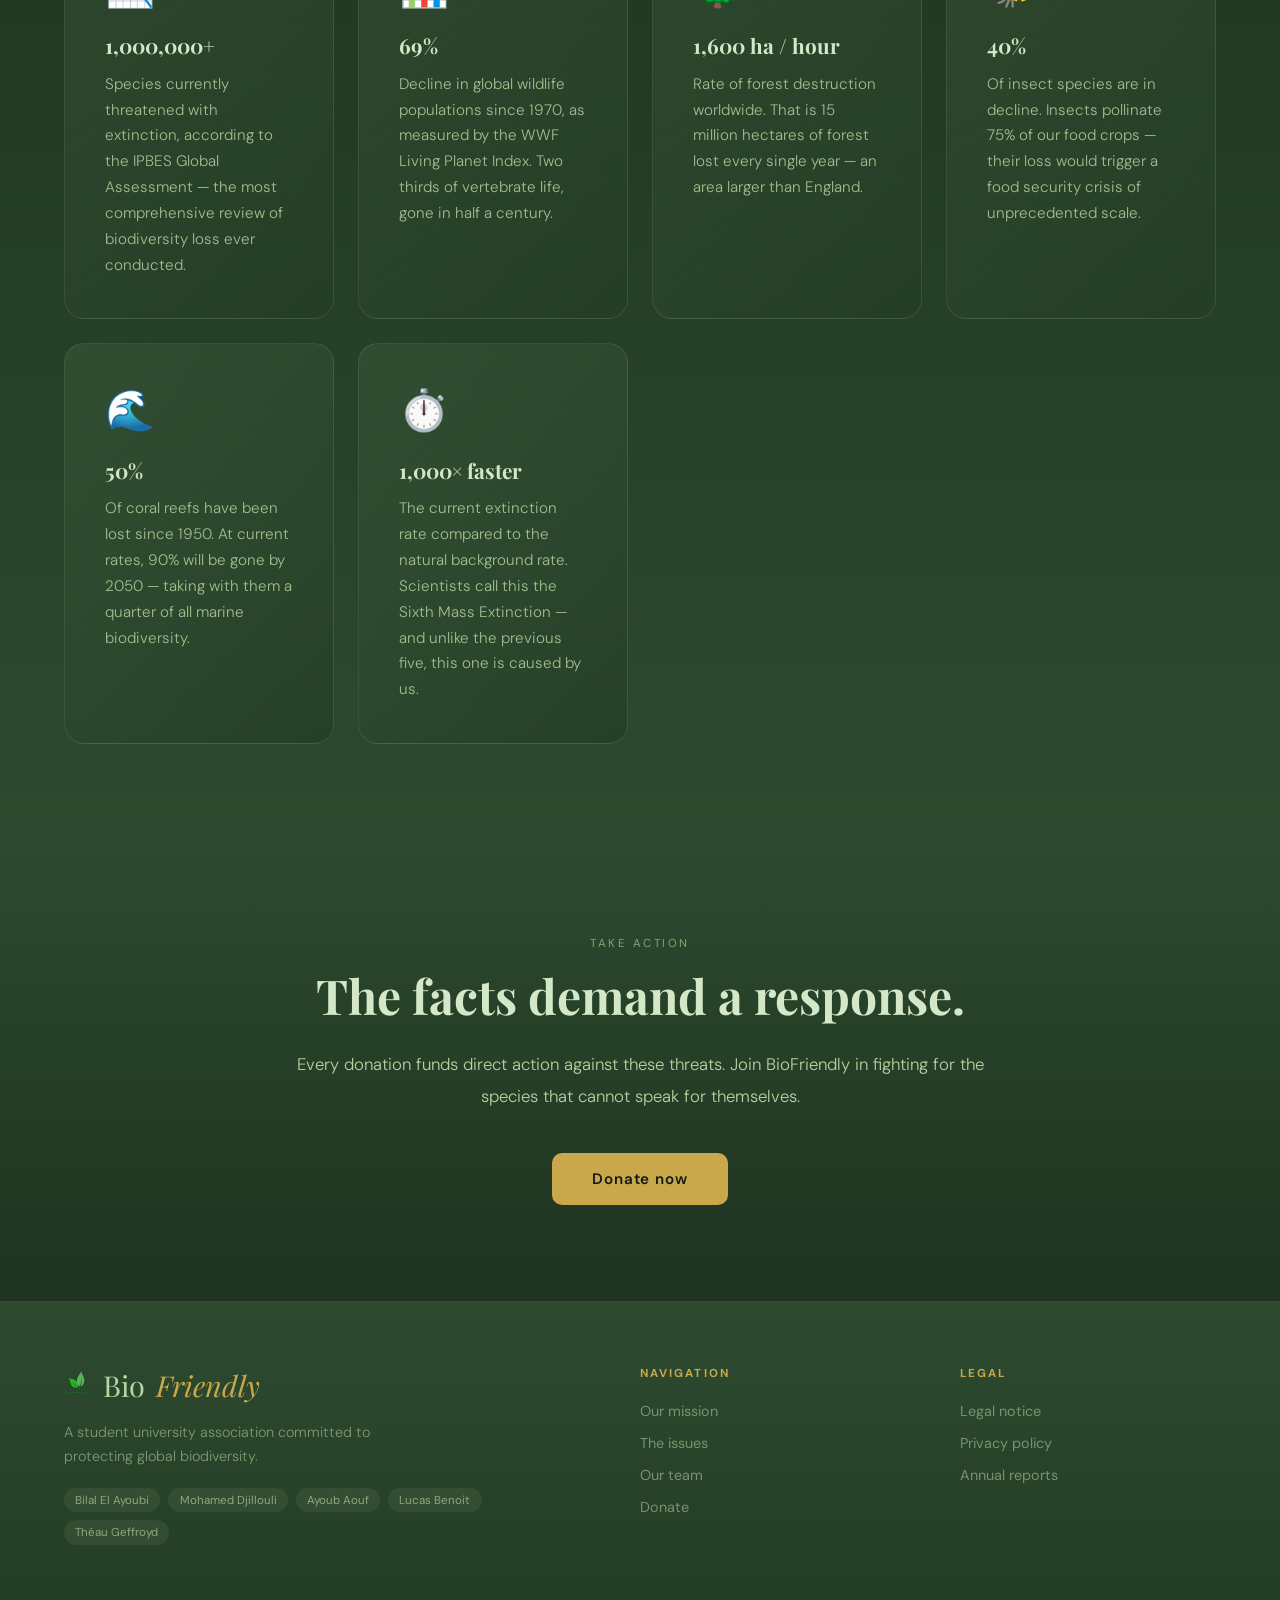
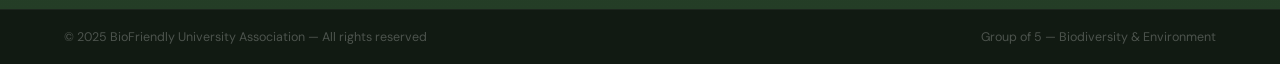
<file: threats.html>
<!DOCTYPE html>
<html lang="en">
<head>
<meta charset="UTF-8">
<meta name="viewport" content="width=device-width, initial-scale=1.0">
<title>Issues — BioFriendly</title>
<link href="https://fonts.googleapis.com/css2?family=Playfair+Display:ital,wght@0,400;0,700;1,400&family=DM+Sans:wght@300;400;500&display=swap" rel="stylesheet">
<link rel="stylesheet" href="assets/css/style.css">
</head>
<body>
<div class="cursor" id="cursor"></div>
<div class="cursor-ring" id="cursorRing"></div>

<nav>
  <a href="index.html" class="logo">
    <img src="assets/images/logo-removebg.png" alt="BioFriendly icon">
    Bio<span>Friendly</span>
  </a>
  <ul>
    <li><a href="mission.html">Mission</a></li>
    <li><a href="threats.html" class="active">Issues</a></li>
    <li><a href="team.html">Team</a></li>
    <li><a href="donation.html" class="nav-donate">Donate</a></li>
  </ul>
</nav>

<!-- PAGE HERO -->
<div class="page-hero">
  <canvas id="particles"></canvas>
  <div class="leaves-bg" id="leavesBg"></div>
  <div class="page-hero-inner">
    <p class="eyebrow">The stakes</p>
    <h1>Threats facing<br>our <em>living world</em></h1>
    <p>Understanding the forces driving biodiversity loss is the first step toward reversing them.</p>
  </div>
</div>

<!-- MAIN THREATS -->
<div class="section-wrap dark">
  <p class="section-tag light-tag reveal">Three major crises</p>
  <h2 class="on-dark reveal reveal-delay-1">Why species are disappearing</h2>
  <div class="cards">
    <div class="card reveal reveal-delay-1">
      <div class="card-icon">🔥</div>
      <h3>Habitat Destruction</h3>
      <p>Deforestation, urbanisation and intensive agriculture are dismantling natural environments faster than at any point in human history. Every hour, thousands of hectares of irreplaceable habitat vanish. Species lose their homes — and with them, their future.</p>
    </div>
    <div class="card reveal reveal-delay-2">
      <div class="card-icon">🌡️</div>
      <h3>Climate Change</h3>
      <p>Rising temperatures shift seasonal rhythms, push species beyond their viable ranges and bleach coral reefs — ecosystems that support 25% of all marine life. Climate change amplifies every other threat, creating cascading collapses.</p>
    </div>
    <div class="card reveal reveal-delay-3">
      <div class="card-icon">☠️</div>
      <h3>Pollution & Overexploitation</h3>
      <p>Pesticides, microplastics, industrial runoff and poaching push thousands of species toward extinction each year — often before they have even been scientifically described. We are erasing life faster than we can document it.</p>
    </div>
  </div>
</div>

<!-- NUMBERS -->
<div class="section-wrap light">
  <p class="section-tag reveal">By the numbers</p>
  <h2 class="reveal reveal-delay-1">A crisis in figures</h2>
  <div class="cards" style="margin-top:2.5rem">
    <div class="card light-card reveal reveal-delay-1">
      <div class="card-icon">📉</div>
      <h3>1,000,000+</h3>
      <p>Species currently threatened with extinction, according to the IPBES Global Assessment — the most comprehensive review of biodiversity loss ever conducted.</p>
    </div>
    <div class="card light-card reveal reveal-delay-2">
      <div class="card-icon">📊</div>
      <h3>69%</h3>
      <p>Decline in global wildlife populations since 1970, as measured by the WWF Living Planet Index. Two thirds of vertebrate life, gone in half a century.</p>
    </div>
    <div class="card light-card reveal reveal-delay-3">
      <div class="card-icon">🌲</div>
      <h3>1,600 ha / hour</h3>
      <p>Rate of forest destruction worldwide. That is 15 million hectares of forest lost every single year — an area larger than England.</p>
    </div>
    <div class="card light-card reveal reveal-delay-1">
      <div class="card-icon">🐝</div>
      <h3>40%</h3>
      <p>Of insect species are in decline. Insects pollinate 75% of our food crops — their loss would trigger a food security crisis of unprecedented scale.</p>
    </div>
    <div class="card light-card reveal reveal-delay-2">
      <div class="card-icon">🌊</div>
      <h3>50%</h3>
      <p>Of coral reefs have been lost since 1950. At current rates, 90% will be gone by 2050 — taking with them a quarter of all marine biodiversity.</p>
    </div>
    <div class="card light-card reveal reveal-delay-3">
      <div class="card-icon">⏱️</div>
      <h3>1,000× faster</h3>
      <p>The current extinction rate compared to the natural background rate. Scientists call this the Sixth Mass Extinction — and unlike the previous five, this one is caused by us.</p>
    </div>
  </div>
</div>

<!-- CTA -->
<div class="section-wrap sage-bg" style="text-align:center">
  <p class="section-tag reveal" style="justify-content:center;display:flex">Take action</p>
  <h2 class="reveal reveal-delay-1" style="color:var(--soft);margin:0 auto 1.5rem">The facts demand a response.</h2>
  <p class="body-text reveal reveal-delay-2" style="margin:0 auto 2.5rem;text-align:center;color:var(--lime)">Every donation funds direct action against these threats. Join BioFriendly in fighting for the species that cannot speak for themselves.</p>
  <a href="donation.html" class="btn-primary reveal reveal-delay-3">Donate now</a>
</div>

<footer>
  <div>
    <a href="index.html" class="logo" style="margin-bottom:1rem">
      <img src="assets/images/logo-removebg.png" alt="" style="width:28px">
      Bio<span style="font-style:italic;color:var(--gold)">Friendly</span>
    </a>
    <p>A student university association committed to protecting global biodiversity.</p>
    <div class="footer-members">
      <span>Bilal El Ayoubi</span><span>Mohamed Djillouli</span>
      <span>Ayoub Aouf</span><span>Lucas Benoit</span><span>Théau Geffroyd</span>
    </div>
  </div>
  <div>
    <h4>Navigation</h4>
    <ul>
      <li><a href="mission.html">Our mission</a></li>
      <li><a href="threats.html">The issues</a></li>
      <li><a href="team.html">Our team</a></li>
      <li><a href="donation.html">Donate</a></li>
    </ul>
  </div>
  <div>
    <h4>Legal</h4>
    <ul>
      <li><a href="#">Legal notice</a></li>
      <li><a href="#">Privacy policy</a></li>
      <li><a href="#">Annual reports</a></li>
    </ul>
  </div>
</footer>
<div class="footer-bottom">
  <span>© 2025 BioFriendly University Association — All rights reserved</span>
  <span>Group of 5 — Biodiversity &amp; Environment</span>
</div>

<script src="assets/javascript/shared.js"></script>
</body>
</html>
</file>
<file: assets/css/style.css>
*, *::before, *::after { box-sizing: border-box; margin: 0; padding: 0; }

:root {
  --moss:    #1e3320;   /* fond principal — profond, riche */
  --sage:    #2d4a2f;   /* sections alternées — légèrement plus clair */
  --panel:   #243d26;   /* panneaux / cards sur fond moss */
  --fern:    #7fa86e;   /* vert vif — accents, bordures */
  --lime:    #b8d4a0;   /* texte secondaire sur fond foncé */
  --soft:    #d4e8c8;   /* texte principal sur fond foncé */
  --bark:    #111a12;   /* footer-bottom — le plus sombre */
  --gold:    #c8a84b;   /* or — CTA, highlights */
  --glass:   rgba(127,168,110,.1);  /* fond glassmorphism */
  --border:  rgba(184,212,160,.12); /* bordures subtiles */
  --border-h:rgba(184,212,160,.28); /* bordures hover */
}

html { scroll-behavior: smooth; }

body {
  font-family: 'DM Sans', sans-serif;
  background: var(--moss);
  color: var(--soft);
  overflow-x: hidden;
  cursor: none;
}

/* ─── CURSOR ─── */
.cursor {
  width: 12px; height: 12px;
  background: var(--fern);
  border-radius: 50%;
  position: fixed; top: 0; left: 0;
  pointer-events: none; z-index: 9999;
  transform: translate(-50%,-50%);
  transition: transform .15s ease, background .2s;
}
.cursor-ring {
  width: 36px; height: 36px;
  border: 1.5px solid var(--fern);
  border-radius: 50%;
  position: fixed; top: 0; left: 0;
  pointer-events: none; z-index: 9998;
  transform: translate(-50%,-50%);
  opacity: .5;
}

/* ─── NAV ─── */
nav {
  display: flex;
  justify-content: space-between;
  align-items: center;
  padding: 1.6rem 4rem;
  background: rgba(17,26,18,.85);
  backdrop-filter: blur(16px);
  position: sticky; top: 0; z-index: 100;
  border-bottom: 1px solid var(--border);
}
.logo {
  display: flex; align-items: center; gap: .7rem;
  font-family: 'Playfair Display', serif;
  font-size: 1.5rem; color: var(--lime);
  text-decoration: none;
}
.logo img { width: 36px; height: 36px; object-fit: contain; }
.logo span { color: var(--gold); font-style: italic; }
nav ul { display: flex; gap: 2.2rem; list-style: none; }
nav ul a {
  color: var(--lime); text-decoration: none;
  font-size: .85rem; font-weight: 400;
  letter-spacing: .08em; text-transform: uppercase;
  opacity: .6; transition: opacity .2s, color .2s;
}
nav ul a:hover, nav ul a.active { opacity: 1; color: var(--soft); }
.nav-donate {
  padding: .55rem 1.4rem;
  background: var(--gold); color: var(--bark) !important;
  border-radius: 8px; font-weight: 500 !important;
  opacity: 1 !important; transition: transform .2s, box-shadow .2s !important;
}
.nav-donate:hover { transform: translateY(-2px); box-shadow: 0 6px 20px rgba(200,168,75,.3); }

/* ─── PAGE HERO ─── */
.page-hero {
  background: linear-gradient(180deg, var(--bark) 0%, var(--moss) 100%);
  padding: 7rem 4rem 5rem;
  position: relative; overflow: hidden;
}
.page-hero canvas { position: absolute; inset: 0; z-index: 0; pointer-events: none; }
.page-hero-inner { position: relative; z-index: 1; }
.page-hero .eyebrow {
  font-size: .75rem; letter-spacing: .25em; text-transform: uppercase;
  color: var(--gold); margin-bottom: 1rem;
}
.page-hero h1 {
  font-family: 'Playfair Display', serif;
  font-size: clamp(2.5rem,6vw,5rem);
  color: var(--soft); line-height: 1.1; max-width: 18ch;
}
.page-hero h1 em { color: var(--fern); font-style: italic; }
.page-hero p {
  margin-top: 1.5rem; color: var(--lime);
  font-size: 1.05rem; font-weight: 300;
  max-width: 50ch; line-height: 1.7;
}

/* ─── LEAVES ─── */
.leaves-bg { position: absolute; inset: 0; overflow: hidden; z-index: 0; }
.leaf { position: absolute; opacity: .06; animation: drift linear infinite; }
@keyframes drift {
  0%   { transform: translateY(110vh) rotate(0deg);   opacity: 0; }
  10%  { opacity: .06; }
  90%  { opacity: .06; }
  100% { transform: translateY(-10vh) rotate(360deg); opacity: 0; }
}

/* ─── SECTION WRAPPERS — dégradés fluides ─── */
.section-wrap { padding: 6rem 4rem; }

/* foncé = légèrement plus sombre que moss */
.section-wrap.dark {
  background: linear-gradient(180deg, var(--bark) 0%, var(--moss) 100%);
  color: var(--soft);
}

/* light = un poil plus clair que moss, glassmorphism subtil */
.section-wrap.light {
  background: linear-gradient(180deg, var(--moss) 0%, var(--sage) 100%);
}

/* sage-bg = intermédiaire */
.section-wrap.sage-bg {
  background: linear-gradient(180deg, var(--sage) 0%, var(--moss) 100%);
}

.section-tag {
  font-size: .72rem; letter-spacing: .22em;
  text-transform: uppercase; color: var(--fern);
  margin-bottom: 1rem;
}
.section-tag.light-tag { color: var(--fern); }

h2 {
  font-family: 'Playfair Display', serif;
  font-size: clamp(2rem,4vw,3rem);
  line-height: 1.2; margin-bottom: 1.5rem;
  color: var(--soft);
}
h2.on-dark { color: var(--soft); }

.body-text {
  font-size: 1.05rem; line-height: 1.9;
  color: var(--lime); font-weight: 300;
  margin-bottom: 1.2rem; max-width: 66ch;
}
.body-text.on-dark { color: var(--lime); }

/* ─── CARDS (sur fond foncé) ─── */
.cards {
  display: grid;
  grid-template-columns: repeat(auto-fit, minmax(260px,1fr));
  gap: 1.5rem; margin-top: 3rem;
}
.card {
  background: linear-gradient(145deg, rgba(127,168,110,.1), rgba(30,51,32,.6));
  border: 1px solid var(--border);
  border-radius: 20px; padding: 2.5rem;
  transition: transform .35s cubic-bezier(.2,.8,.2,1), box-shadow .35s, border-color .35s;
  position: relative; overflow: hidden;
}
.card::before {
  content: ''; position: absolute;
  bottom: 0; left: 0; right: 0; height: 2px;
  background: linear-gradient(90deg, var(--fern), var(--gold));
  transform: scaleX(0); transform-origin: left;
  transition: transform .4s ease;
}
.card:hover {
  transform: translateY(-8px);
  box-shadow: 0 20px 48px rgba(0,0,0,.35);
  border-color: var(--border-h);
}
.card:hover::before { transform: scaleX(1); }
.card-icon { font-size: 2.5rem; margin-bottom: 1.2rem; }
.card h3 {
  font-family: 'Playfair Display', serif;
  font-size: 1.3rem; margin-bottom: .8rem; color: var(--soft);
}
.card p { font-size: .95rem; line-height: 1.7; color: var(--lime); opacity: .8; font-weight: 300; }

/* light-card — même glassmorphism, juste un peu plus clair */
.card.light-card {
  background: linear-gradient(145deg, rgba(127,168,110,.13), rgba(36,61,38,.7));
  border: 1px solid var(--border);
}
.card.light-card h3 { color: var(--soft); }
.card.light-card p { color: var(--lime); opacity: .85; }
.card.light-card:hover { border-color: var(--border-h); }

/* ─── TEAM GRID mini ─── */
.team-grid {
  display: flex; justify-content: center;
  flex-wrap: wrap; gap: 2rem;
  max-width: 900px; margin: 3rem auto 0;
}
.team-card {
  background: linear-gradient(145deg, rgba(127,168,110,.14), rgba(30,51,32,.5));
  border: 1px solid var(--border);
  border-radius: 20px;
  padding: 2.5rem 2rem; text-align: center; width: 170px;
  transition: transform .3s, box-shadow .3s, border-color .3s;
  position: relative; overflow: hidden;
}
.team-card:hover {
  transform: translateY(-8px);
  box-shadow: 0 20px 40px rgba(0,0,0,.3);
  border-color: var(--border-h);
}
.member-avatar {
  width: 64px; height: 64px; border-radius: 50%;
  background: linear-gradient(135deg, #3d6b40, var(--fern));
  color: white; font-family: 'Playfair Display', serif;
  font-size: 1.2rem; display: flex; align-items: center;
  justify-content: center; margin: 0 auto 1.2rem;
  box-shadow: 0 4px 16px rgba(0,0,0,.3);
}
.team-card h3 { font-family: 'Playfair Display', serif; font-size: 1rem; color: var(--soft); margin-bottom: .4rem; }
.member-role { font-size: .72rem; letter-spacing: .06em; color: var(--fern); text-transform: uppercase; opacity: .85; }

/* ─── PROGRESS BAR ─── */
.progress-section {
  background: linear-gradient(180deg, var(--sage) 0%, var(--panel) 100%);
  padding: 5rem 4rem; text-align: center;
}
.progress-section h2 { color: var(--soft); margin-bottom: 3rem; }
.progress-bar-wrap {
  max-width: 700px; margin: 0 auto 1rem;
  background: rgba(0,0,0,.3);
  border-radius: 100px; height: 12px; overflow: hidden;
  border: 1px solid var(--border);
}
.progress-fill {
  height: 100%;
  background: linear-gradient(90deg, var(--fern), var(--gold));
  border-radius: 100px; width: 0;
  animation: fillBar 2.5s cubic-bezier(.4,0,.2,1) .5s forwards;
  box-shadow: 0 0 12px rgba(127,168,110,.5);
}
@keyframes fillBar { to { width: 67%; } }
.progress-labels {
  max-width: 700px; margin: 0 auto;
  display: flex; justify-content: space-between;
  font-size: .85rem; color: var(--lime);
}

/* ─── DONATION ─── */
.donation-layout {
  display: grid; grid-template-columns: 1fr 1.2fr;
  gap: 6rem; align-items: start;
}
.impact-list { margin-top: 2.5rem; display: flex; flex-direction: column; gap: 1rem; }
.impact-item {
  display: flex; gap: 1rem; align-items: flex-start;
  padding: 1.2rem 1.4rem;
  background: linear-gradient(135deg, rgba(127,168,110,.08), rgba(30,51,32,.4));
  border: 1px solid var(--border);
  border-radius: 14px;
  transition: border-color .2s;
}
.impact-item:hover { border-color: var(--border-h); }
.impact-amount { font-family: 'Playfair Display', serif; font-size: 1.4rem; color: var(--gold); white-space: nowrap; }
.impact-desc { font-size: .9rem; color: var(--lime); line-height: 1.6; }

.donation-form {
  background: linear-gradient(145deg, rgba(127,168,110,.12), rgba(17,26,18,.8));
  border: 1px solid var(--border);
  padding: 3.5rem; border-radius: 24px;
  color: var(--soft);
  backdrop-filter: blur(16px);
}
.donation-form h3 { font-family: 'Playfair Display', serif; font-size: 1.6rem; margin-bottom: .5rem; color: var(--soft); }
.form-sub { font-size: .85rem; color: var(--lime); opacity: .6; margin-bottom: 2rem; }
.amounts { display: grid; grid-template-columns: repeat(4,1fr); gap: .75rem; margin-bottom: 1rem; }
.amount-btn {
  background: rgba(127,168,110,.08); border: 1px solid var(--border);
  color: var(--lime); padding: .8rem; font-size: 1rem;
  font-family: 'Playfair Display', serif; border-radius: 10px;
  cursor: none; transition: all .2s;
}
.amount-btn:hover, .amount-btn.active { background: var(--gold); border-color: var(--gold); color: var(--bark); }
.custom-amount {
  display: flex; align-items: center;
  border: 1px solid var(--border); border-radius: 10px;
  padding: 0 1rem; margin-bottom: 1.5rem;
  background: rgba(0,0,0,.2);
  transition: border-color .2s;
}
.custom-amount:focus-within { border-color: var(--fern); }
.custom-amount span { opacity: .4; font-size: 1.1rem; color: var(--lime); }
.custom-amount input {
  flex: 1; background: transparent; border: none;
  color: var(--soft); padding: .9rem .5rem;
  font-family: 'Playfair Display', serif; font-size: 1rem; outline: none;
}
.custom-amount input::placeholder { opacity: .3; color: var(--lime); }
.frequency { display: grid; grid-template-columns: 1fr 1fr; gap: .75rem; margin-bottom: 1.5rem; }
.freq-btn {
  background: rgba(127,168,110,.06); border: 1px solid var(--border);
  color: var(--lime); padding: .75rem; font-size: .85rem;
  letter-spacing: .05em; text-transform: uppercase;
  border-radius: 10px; cursor: none; transition: all .2s;
}
.freq-btn:hover, .freq-btn.active { background: rgba(127,168,110,.18); border-color: var(--fern); color: var(--soft); }
.field { margin-bottom: 1rem; }
.field label { display: block; font-size: .8rem; letter-spacing: .1em; text-transform: uppercase; margin-bottom: .4rem; color: var(--lime); opacity: .6; }
.field input {
  width: 100%; background: rgba(0,0,0,.2);
  border: 1px solid var(--border); border-radius: 10px;
  color: var(--soft); padding: .8rem 1rem;
  font-family: 'DM Sans', sans-serif; font-size: .95rem;
  outline: none; transition: border-color .2s;
}
.field input:focus { border-color: var(--fern); }
.field input::placeholder { opacity: .3; color: var(--lime); }
.field-row { display: grid; grid-template-columns: 1fr 1fr; gap: 1rem; }
.submit-btn {
  width: 100%; margin-top: 1.5rem; padding: 1.1rem;
  background: var(--gold); border: none; border-radius: 12px;
  color: var(--bark); font-family: 'DM Sans', sans-serif;
  font-weight: 600; font-size: 1rem; letter-spacing: .08em;
  text-transform: uppercase; cursor: none;
  transition: transform .2s, box-shadow .2s;
}
.submit-btn:hover { transform: translateY(-2px); box-shadow: 0 8px 28px rgba(200,168,75,.35); }
.secure-note { display: flex; align-items: center; gap: .5rem; margin-top: 1rem; font-size: .75rem; color: var(--lime); opacity: .4; justify-content: center; }

/* ─── BUTTONS ─── */
.btn-primary {
  display: inline-block; padding: 1rem 2.5rem;
  background: var(--gold); color: var(--bark);
  font-weight: 600; font-size: .95rem; letter-spacing: .06em;
  text-decoration: none; border-radius: 10px;
  transition: transform .2s, box-shadow .2s; border: none; cursor: none;
}
.btn-primary:hover { transform: translateY(-3px); box-shadow: 0 12px 30px rgba(200,168,75,.35); }
.btn-secondary {
  display: inline-block; padding: .85rem 2rem;
  border: 1.5px solid rgba(184,212,160,.3); color: var(--lime);
  font-size: .9rem; letter-spacing: .06em;
  text-decoration: none; border-radius: 10px;
  transition: all .2s;
}
.btn-secondary:hover { background: rgba(184,212,160,.1); border-color: var(--fern); color: var(--soft); }

/* ─── HOME HERO ─── */
#home-hero {
  min-height: 100vh;
  background: linear-gradient(160deg, var(--bark) 0%, var(--moss) 60%, #1a3d1c 100%);
  display: grid; grid-template-rows: auto 1fr auto;
  position: relative; overflow: hidden;
}
.hero-content {
  display: flex; flex-direction: column;
  justify-content: center; align-items: flex-start;
  padding: 0 4rem; position: relative; z-index: 10;
}
.eyebrow {
  font-size: .8rem; letter-spacing: .25em; text-transform: uppercase;
  color: var(--gold); margin-bottom: 1.5rem;
  opacity: 0; animation: fadeUp .8s ease .3s forwards;
}
#home-hero h1 {
  font-family: 'Playfair Display', serif;
  font-size: clamp(3.5rem,8vw,7rem); color: var(--soft);
  line-height: 1.05; max-width: 14ch;
  opacity: 0; animation: fadeUp .9s ease .5s forwards;
}
#home-hero h1 em { font-style: italic; color: var(--fern); }
.hero-sub {
  margin-top: 2rem; color: var(--lime);
  font-size: 1.1rem; font-weight: 300; max-width: 42ch; line-height: 1.7;
  opacity: 0; animation: fadeUp .9s ease .7s forwards;
}
.hero-ctas {
  margin-top: 3rem; display: flex; gap: 1rem; flex-wrap: wrap;
  opacity: 0; animation: fadeUp .9s ease .9s forwards;
}
.hero-stats {
  display: flex; gap: 3rem; padding: 2.5rem 4rem;
  position: relative; z-index: 10;
  border-top: 1px solid var(--border);
  background: rgba(0,0,0,.2);
}
.stat { display: flex; flex-direction: column; gap: .3rem; }
.stat-num { font-family: 'Playfair Display', serif; font-size: 2rem; color: var(--gold); }
.stat-label { font-size: .72rem; letter-spacing: .1em; text-transform: uppercase; color: var(--lime); opacity: .6; }

@keyframes fadeUp {
  from { opacity: 0; transform: translateY(30px); }
  to   { opacity: 1; transform: translateY(0); }
}

/* ─── HOME FEATURE GRID ─── */
.home-features {
  display: grid;
  grid-template-columns: repeat(auto-fit, minmax(260px, 1fr));
  gap: 1.5rem;
  padding: 4rem;
  background: linear-gradient(180deg, var(--moss) 0%, var(--sage) 100%);
}
.feat {
  position: relative;
  padding: 2.8rem 2.5rem 2.5rem;
  border-radius: 24px;
  background: linear-gradient(145deg, rgba(127,168,110,.14) 0%, rgba(30,51,32,.5) 100%);
  border: 1px solid var(--border);
  text-decoration: none; color: inherit; display: flex;
  flex-direction: column; overflow: hidden;
  transition: transform .35s cubic-bezier(.2,.8,.2,1), box-shadow .35s, border-color .35s;
  box-shadow: 0 4px 24px rgba(0,0,0,.2), inset 0 1px 0 rgba(184,212,160,.07);
}
.feat::before {
  content: '';
  position: absolute; inset: 0; border-radius: 24px;
  background: radial-gradient(ellipse at 0% 0%, rgba(184,212,160,.1) 0%, transparent 60%);
  pointer-events: none;
}
.feat::after {
  content: '';
  position: absolute; bottom: 0; left: 0; right: 0; height: 2px;
  border-radius: 0 0 24px 24px;
  background: linear-gradient(90deg, var(--fern), var(--gold));
  opacity: 0; transition: opacity .35s;
}
.feat:hover {
  transform: translateY(-10px);
  box-shadow: 0 24px 52px rgba(0,0,0,.35), 0 0 0 1px var(--border-h);
  border-color: var(--border-h);
}
.feat:hover::after { opacity: 1; }
.feat-icon {
  font-size: 2.4rem; margin-bottom: 1.4rem;
  display: flex; align-items: center; justify-content: center;
  width: 62px; height: 62px; border-radius: 16px;
  background: rgba(127,168,110,.1);
  border: 1px solid var(--border);
  transition: background .3s, transform .3s;
}
.feat:hover .feat-icon { background: rgba(127,168,110,.2); transform: scale(1.08); }
.feat h3 {
  font-family: 'Playfair Display', serif;
  font-size: 1.3rem; color: var(--soft); margin-bottom: .7rem;
}
.feat p {
  font-size: .9rem; line-height: 1.75;
  color: var(--lime); opacity: .8; font-weight: 300; flex: 1;
}
.feat-arrow {
  margin-top: 1.8rem; color: var(--gold);
  font-size: .85rem; letter-spacing: .1em; font-weight: 500;
  display: flex; align-items: center; gap: .4rem;
  transition: gap .25s;
}
.feat:hover .feat-arrow { gap: .8rem; }

/* ─── CIRCLE ANIM ─── */
.circle-anim { position: relative; width: 280px; height: 280px; }
.ring {
  position: absolute; border-radius: 50%;
  border: 1px solid rgba(127,168,110,.2);
  animation: expandRing linear infinite;
}
.ring:nth-child(1) { width:100%;height:100%;top:0;left:0;animation-duration:4s; }
.ring:nth-child(2) { width:140%;height:140%;top:-20%;left:-20%;animation-duration:6s;animation-delay:-2s; }
.ring:nth-child(3) { width:180%;height:180%;top:-40%;left:-40%;animation-duration:8s;animation-delay:-4s; }
@keyframes expandRing {
  0%   { opacity:.5; transform:scale(.8); }
  100% { opacity:0;  transform:scale(1.2); }
}
.earth-icon { position:absolute;font-size:8rem;filter:grayscale(.2);animation:floatEarth 6s ease-in-out infinite; }
@keyframes floatEarth { 0%,100%{transform:translateY(0)} 50%{transform:translateY(-16px)} }

/* ─── SPLIT LAYOUT ─── */
.split { display: grid; grid-template-columns: 1fr 1fr; min-height: 60vh; }
.split-visual {
  background: linear-gradient(145deg, var(--panel), var(--sage));
  display: flex; align-items: center; justify-content: center;
  min-height: 400px;
}

/* ─── SCROLL REVEAL ─── */
.reveal { opacity: 0; transform: translateY(40px); transition: opacity .8s ease, transform .8s ease; }
.reveal.visible { opacity: 1; transform: none; }
.reveal-delay-1 { transition-delay: .1s; }
.reveal-delay-2 { transition-delay: .25s; }
.reveal-delay-3 { transition-delay: .4s; }

/* ─── SUCCESS OVERLAY ─── */
.success-overlay {
  display: none; position: fixed; inset: 0;
  background: rgba(17,26,18,.97); z-index: 1000;
  flex-direction: column; align-items: center;
  justify-content: center; gap: 1.5rem; color: var(--soft);
}
.success-overlay.show { display: flex; }
.success-overlay .big-icon { font-size: 5rem; animation: popIn .5s cubic-bezier(.175,.885,.32,1.275); }
@keyframes popIn { from{transform:scale(0)} to{transform:scale(1)} }
.success-overlay h2 { font-family:'Playfair Display',serif;font-size:2.5rem;color:var(--gold); }
.success-overlay p { font-size:1.1rem;color:var(--lime); }
.success-overlay button { margin-top:1rem;padding:.9rem 2.5rem;background:var(--gold);border:none;border-radius:10px;color:var(--bark);font-weight:600;font-size:1rem;cursor:pointer; }

/* ─── FOOTER ─── */
footer {
  background: linear-gradient(180deg, var(--sage) 0%, var(--panel) 100%);
  padding: 4rem;
  color: var(--lime); display: grid;
  grid-template-columns: 2fr 1fr 1fr; gap: 4rem;
  border-top: 1px solid var(--border);
}
footer .logo { font-size: 1.8rem; margin-bottom: 1rem; display: flex; }
footer p { font-size: .9rem; opacity: .6; line-height: 1.7; max-width: 34ch; font-weight: 300; }
footer h4 { font-size: .72rem; letter-spacing: .18em; text-transform: uppercase; margin-bottom: 1.2rem; color: var(--gold); }
footer ul { list-style: none; display: flex; flex-direction: column; gap: .7rem; }
footer ul a { color: var(--lime); text-decoration: none; font-size: .9rem; opacity: .55; transition: opacity .2s; }
footer ul a:hover { opacity: 1; }
.footer-members { margin-top: 1.2rem; display: flex; flex-wrap: wrap; gap: .5rem; }
.footer-members span { font-size: .72rem; background: var(--border); padding: .3rem .7rem; border-radius: 100px; opacity: .7; }
.footer-bottom {
  background: var(--bark); padding: 1.2rem 4rem;
  display: flex; justify-content: space-between; align-items: center;
  font-size: .78rem; color: rgba(255,255,255,.25);
  border-top: 1px solid rgba(255,255,255,.05);
}

/* ─── SCROLL HINT ─── */
.scroll-hint {
  position: absolute; bottom: 2rem; right: 4rem;
  display: flex; flex-direction: column; align-items: center; gap: .5rem;
  z-index: 10; opacity: 0; animation: fadeUp 1s ease 1.2s forwards;
}
.scroll-hint span { font-size: .7rem; letter-spacing: .15em; text-transform: uppercase; color: var(--lime); opacity: .4; writing-mode: vertical-rl; }
.scroll-line { width: 1px; height: 60px; background: linear-gradient(to bottom, var(--fern), transparent); animation: scrollPulse 2s ease-in-out infinite; }
@keyframes scrollPulse { 0%,100%{transform:scaleY(1);opacity:.3} 50%{transform:scaleY(.5);opacity:.8} }
#particles { position:absolute;inset:0;z-index:1;pointer-events:none; }

/* ─── RESPONSIVE ─── */
@media (max-width: 900px) {
  nav { padding: 1.2rem 1.5rem; }
  nav ul { display: none; }
  .hero-content, .page-hero { padding: 0 1.5rem; }
  .page-hero { padding: 4rem 1.5rem 3.5rem; }
  .hero-stats { flex-wrap: wrap; padding: 2rem 1.5rem; gap: 1.5rem; }
  .section-wrap { padding: 4rem 1.5rem; }
  .split { grid-template-columns: 1fr; }
  .split-visual { min-height: 280px; }
  .home-features { grid-template-columns: 1fr; padding: 2rem 1.5rem; gap: 1rem; }
  .donation-layout { grid-template-columns: 1fr; gap: 3rem; }
  .amounts { grid-template-columns: repeat(2,1fr); }
  footer { grid-template-columns: 1fr; gap: 2rem; padding: 3rem 1.5rem; }
  .footer-bottom { padding: 1rem 1.5rem; flex-direction: column; gap: .5rem; text-align: center; }
  .team-grid { gap: 1.2rem; }
  .team-card { width: 145px; padding: 1.8rem 1rem; }
}
</file>
